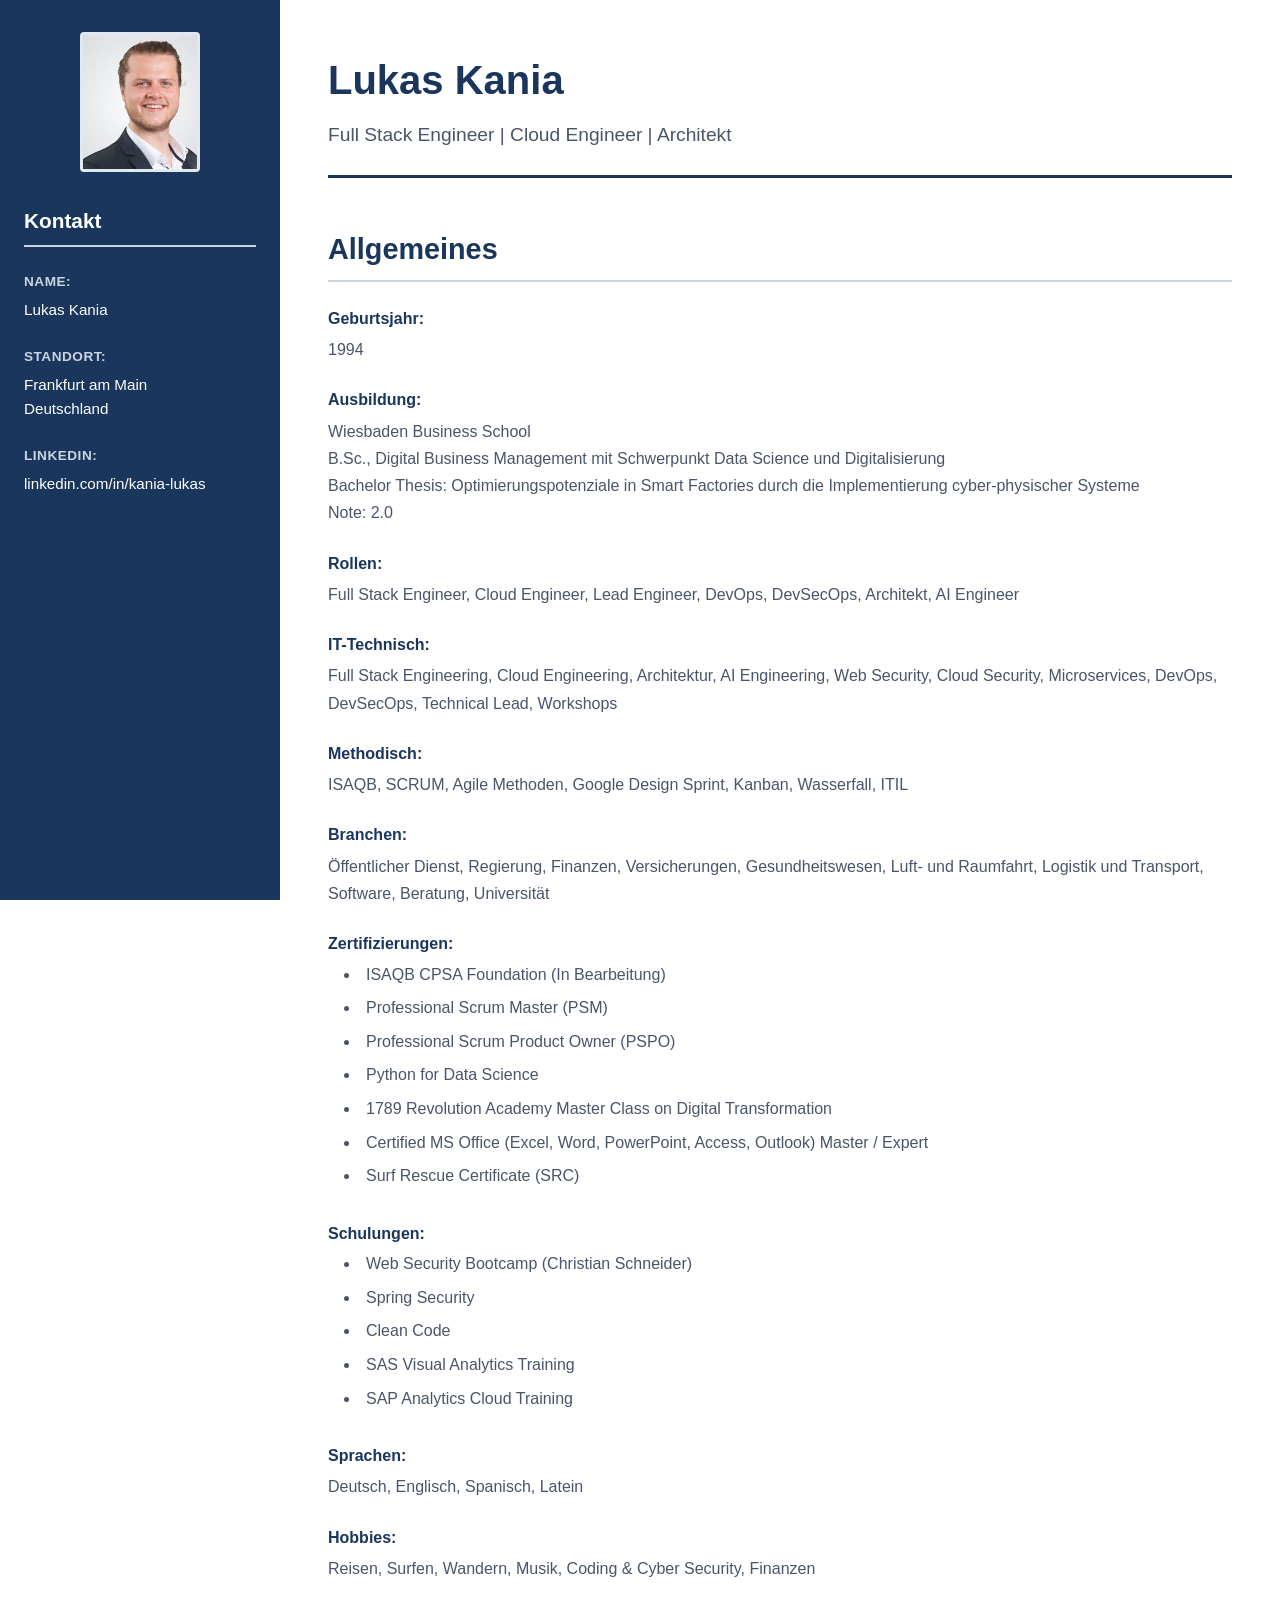
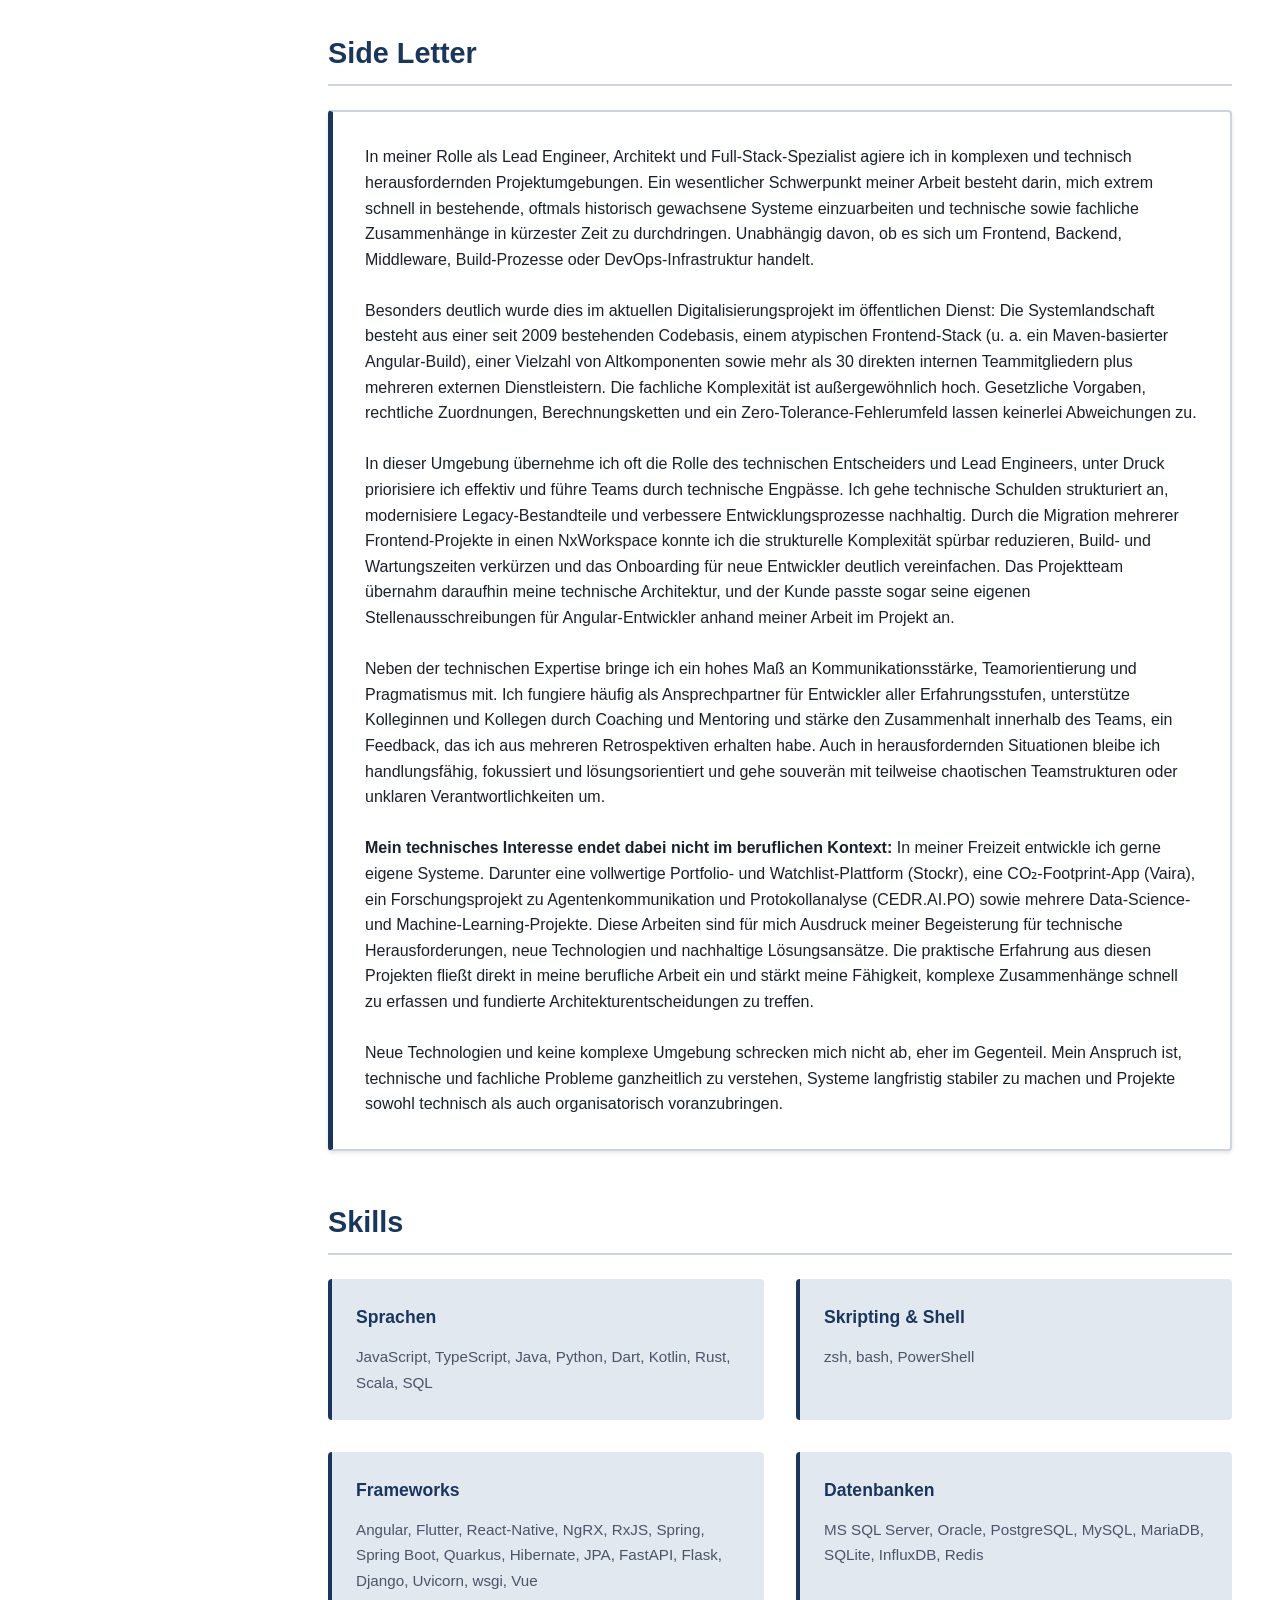
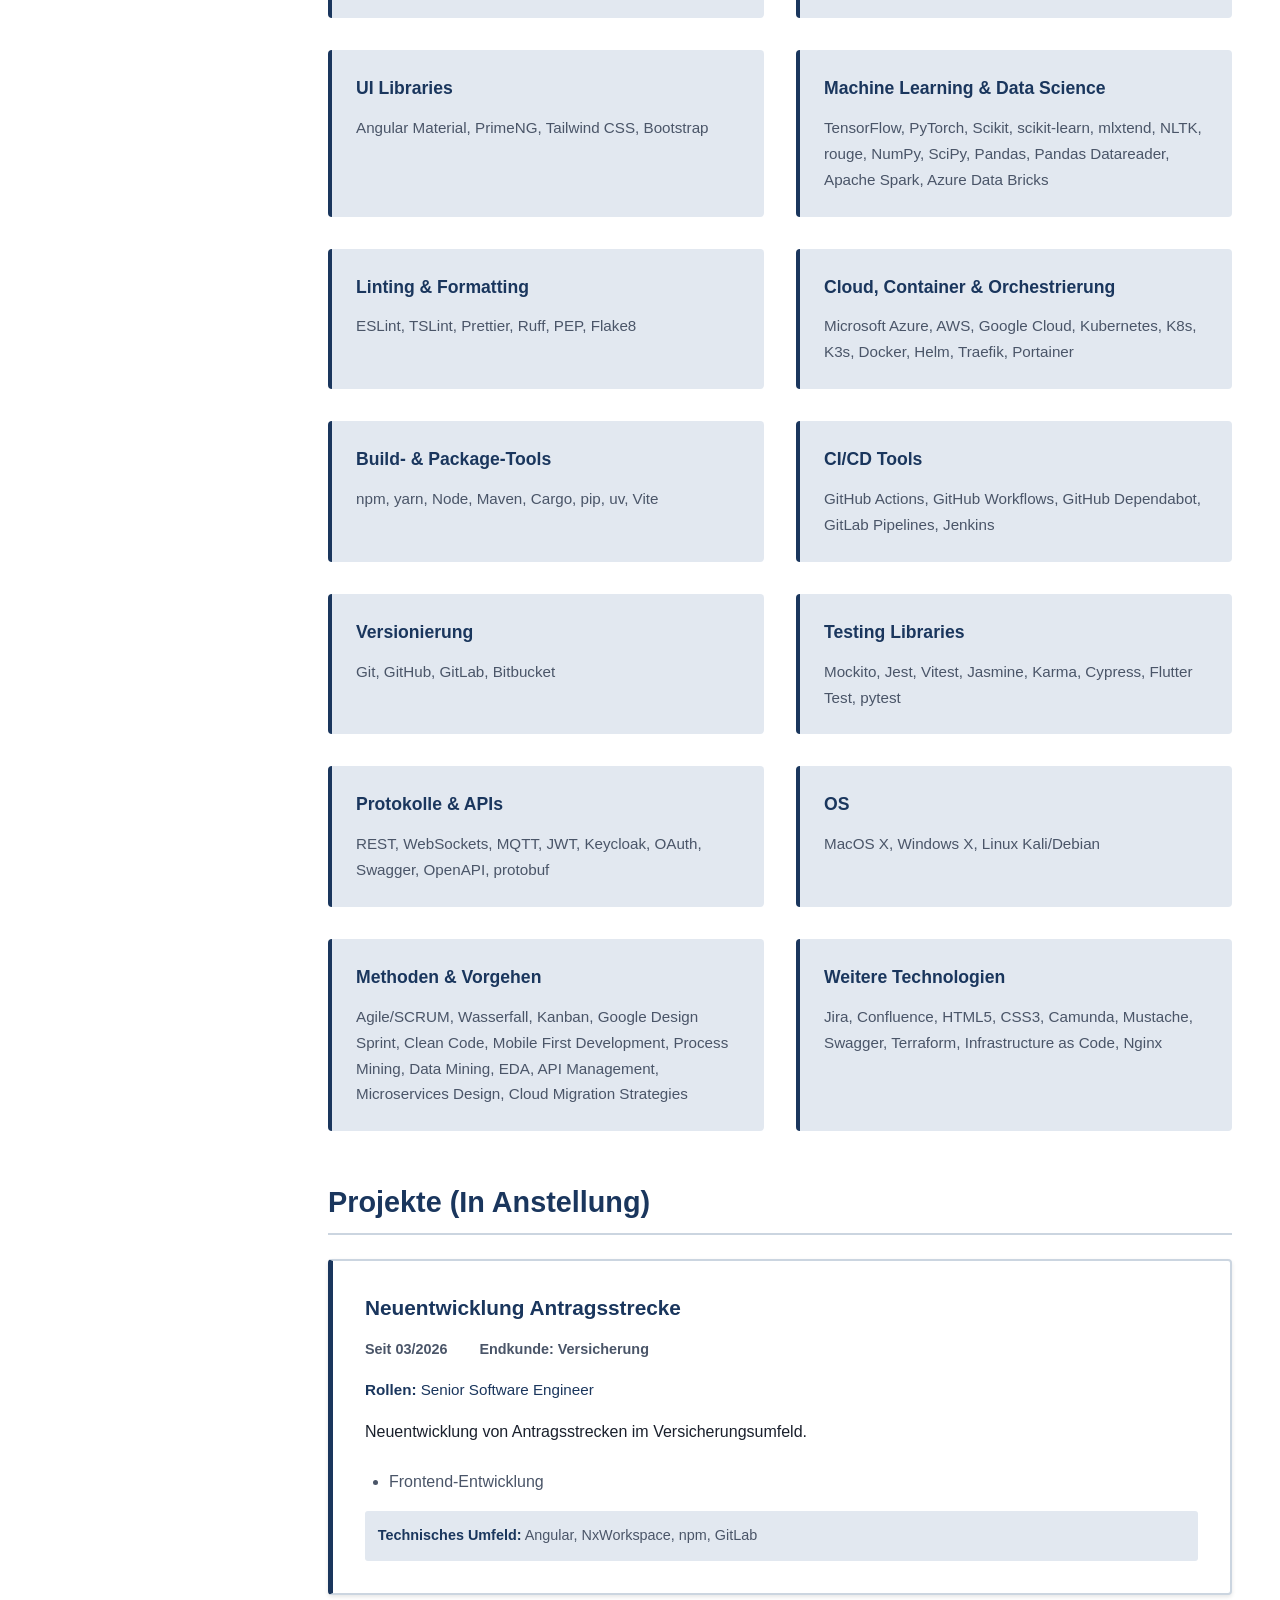
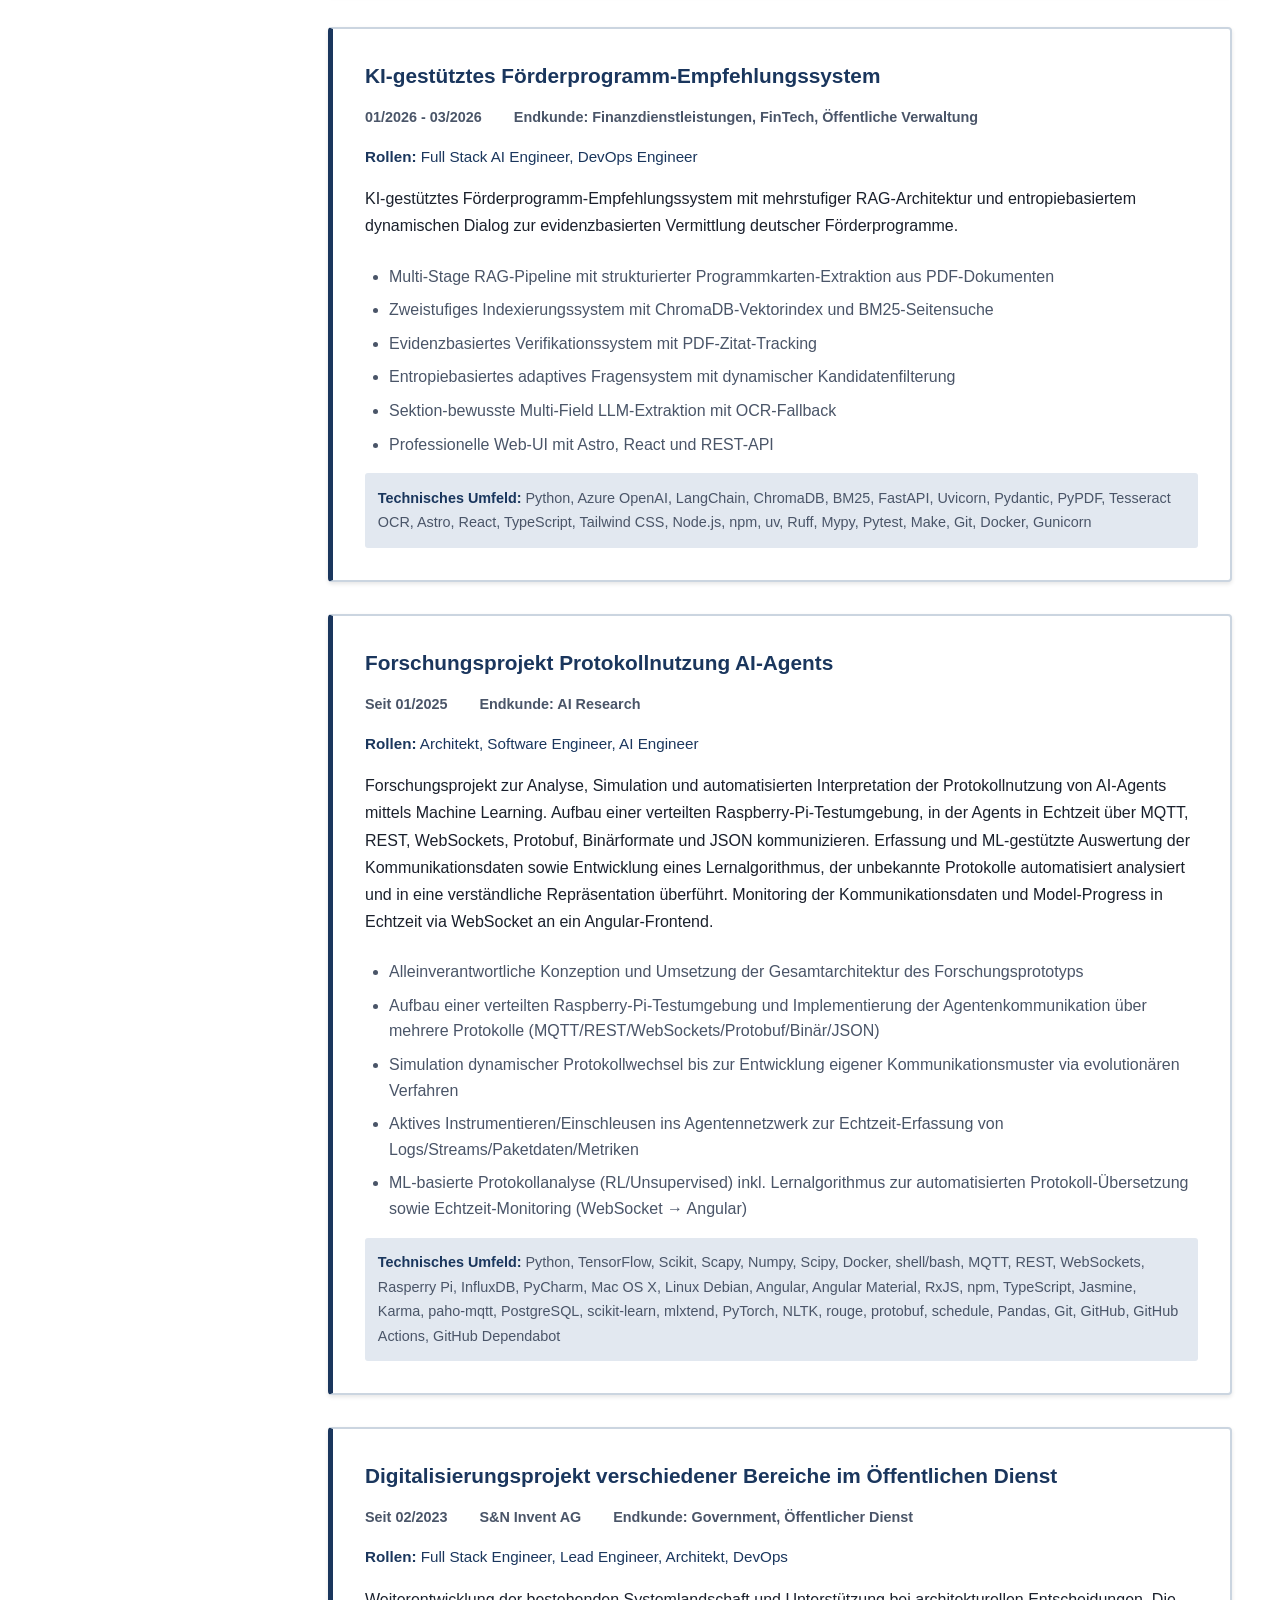
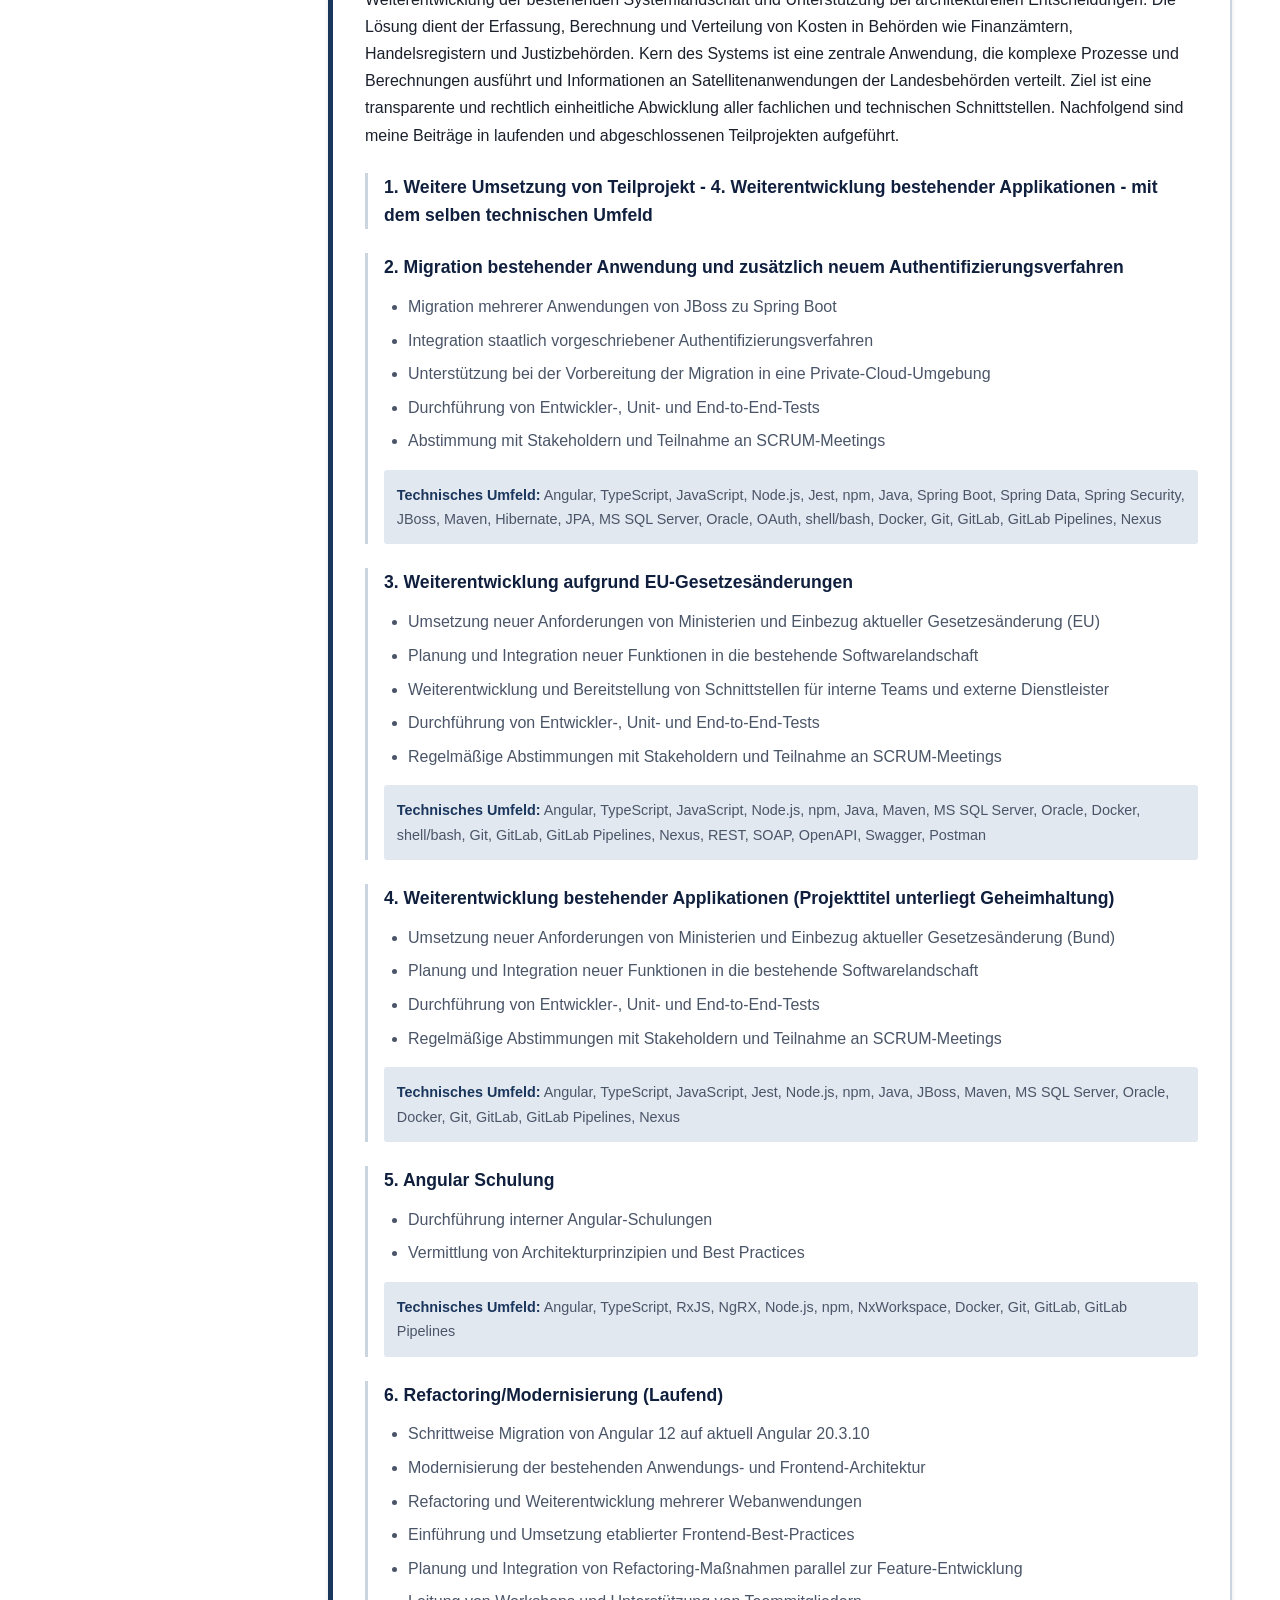
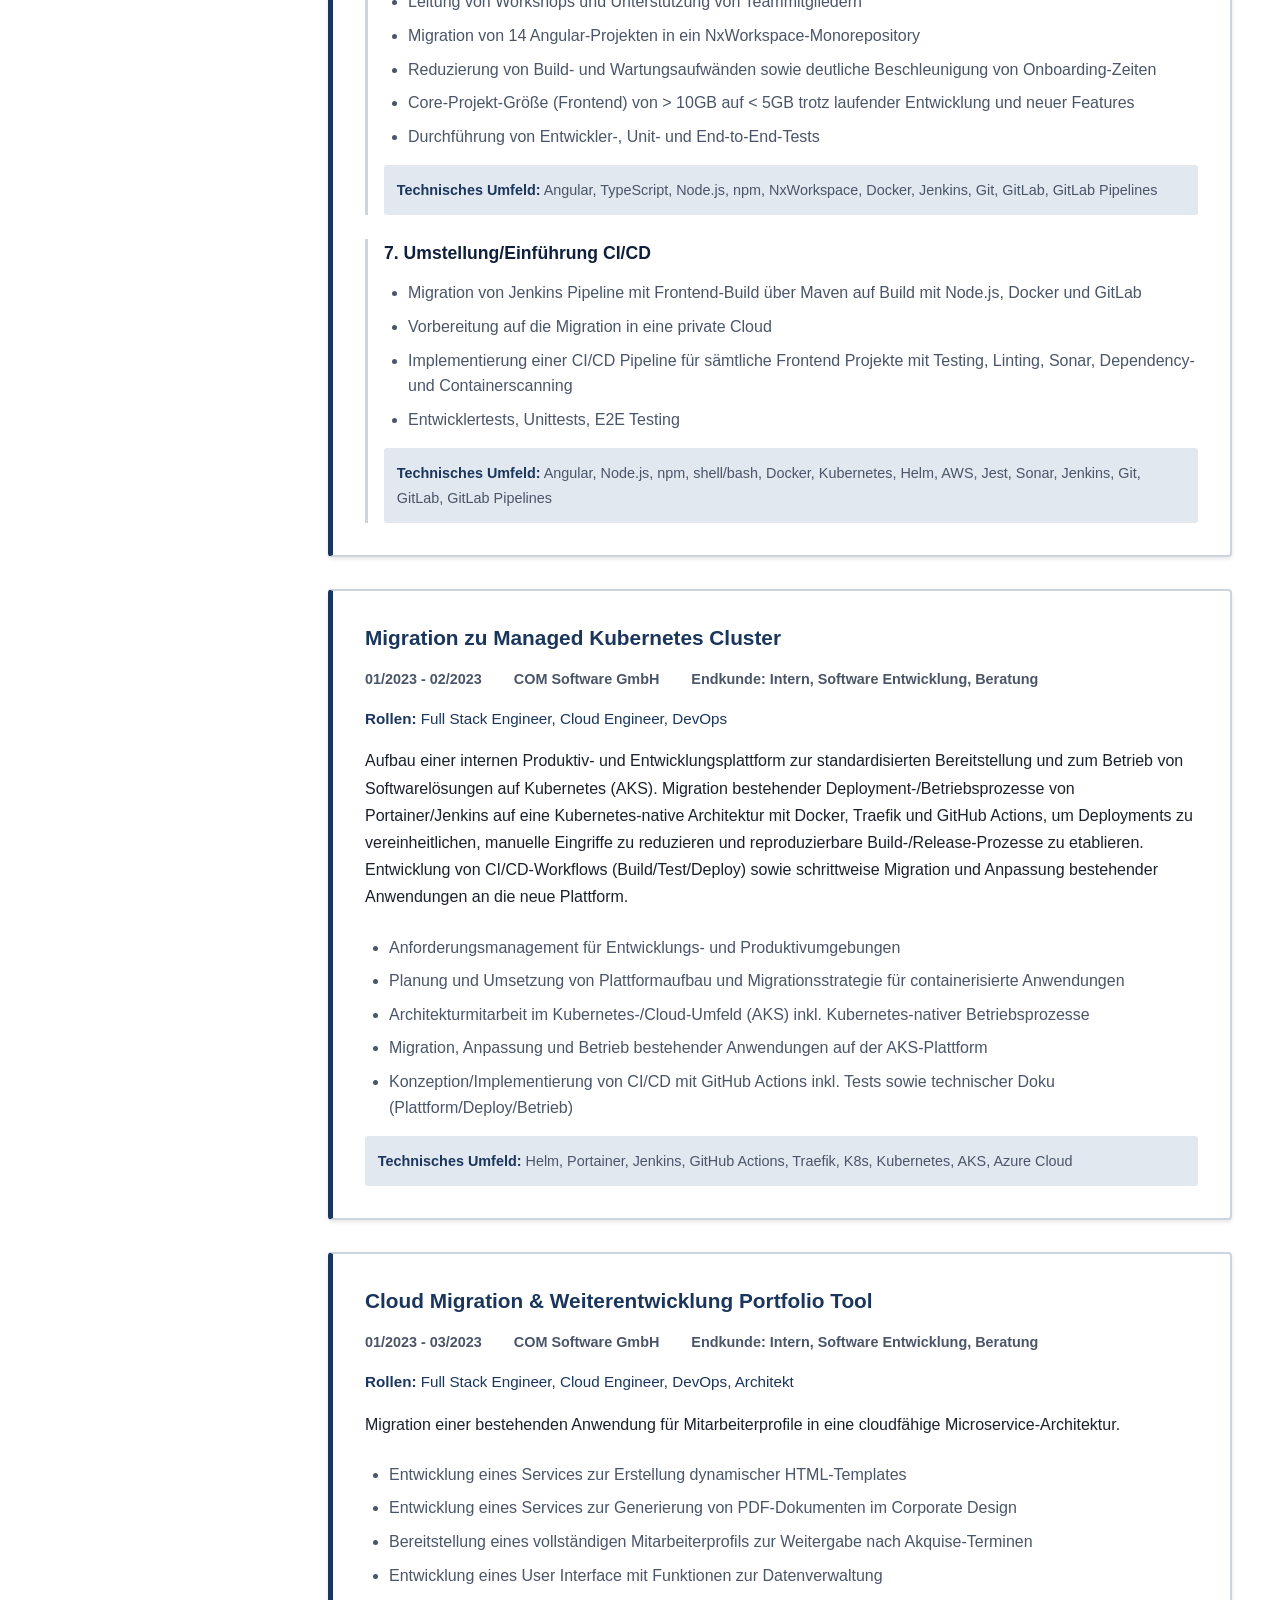
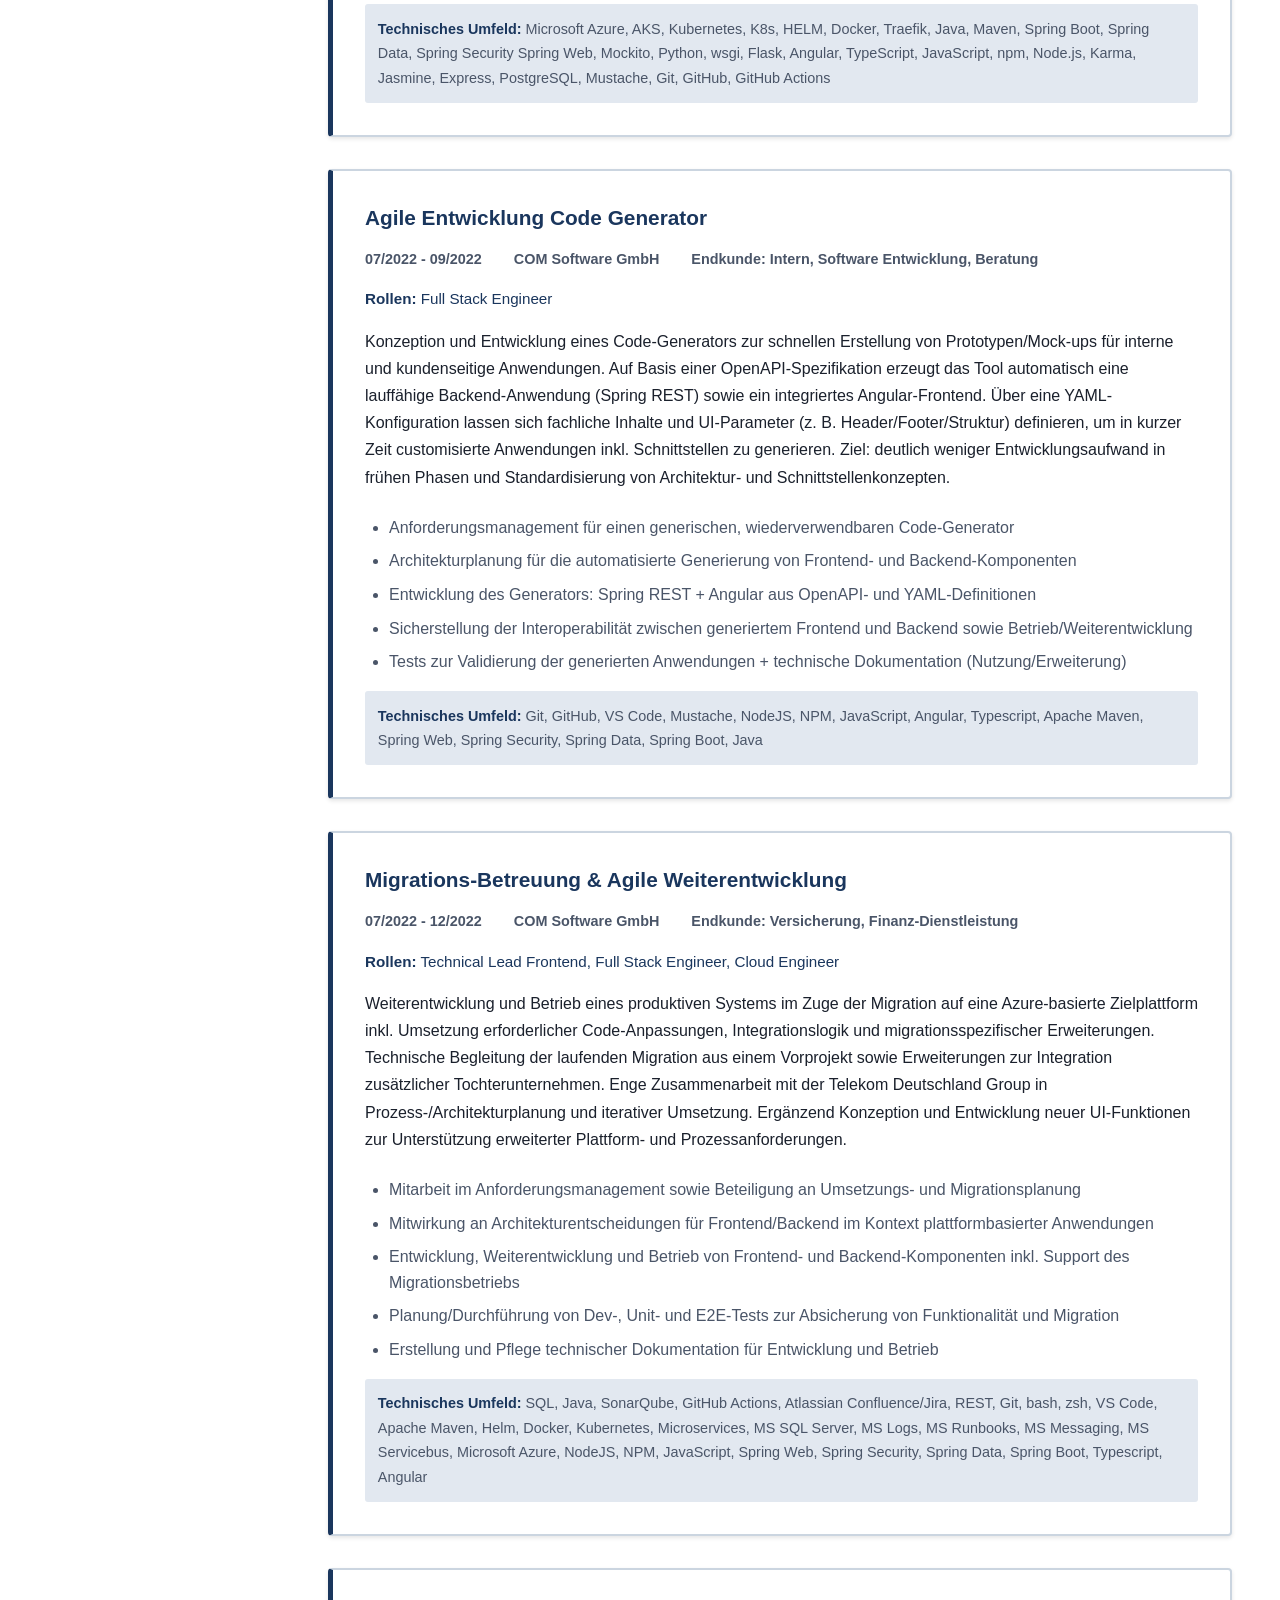
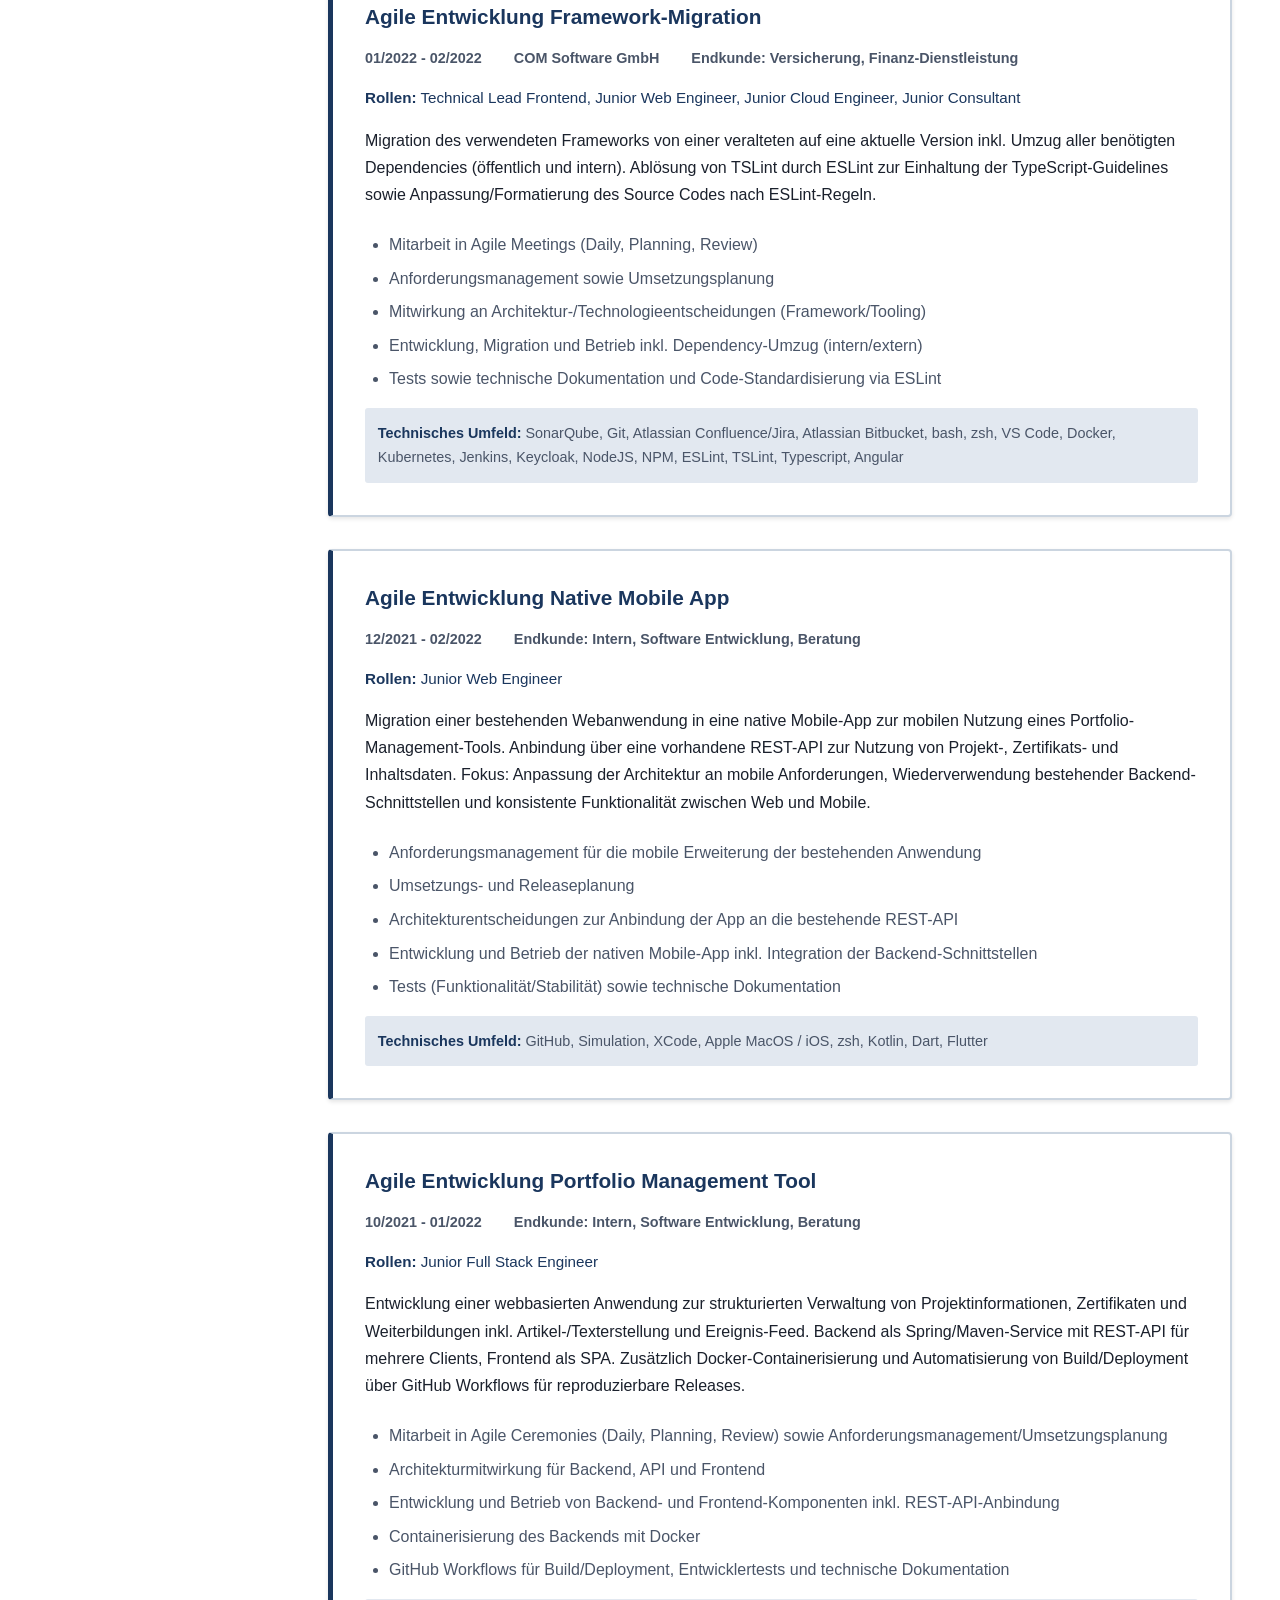
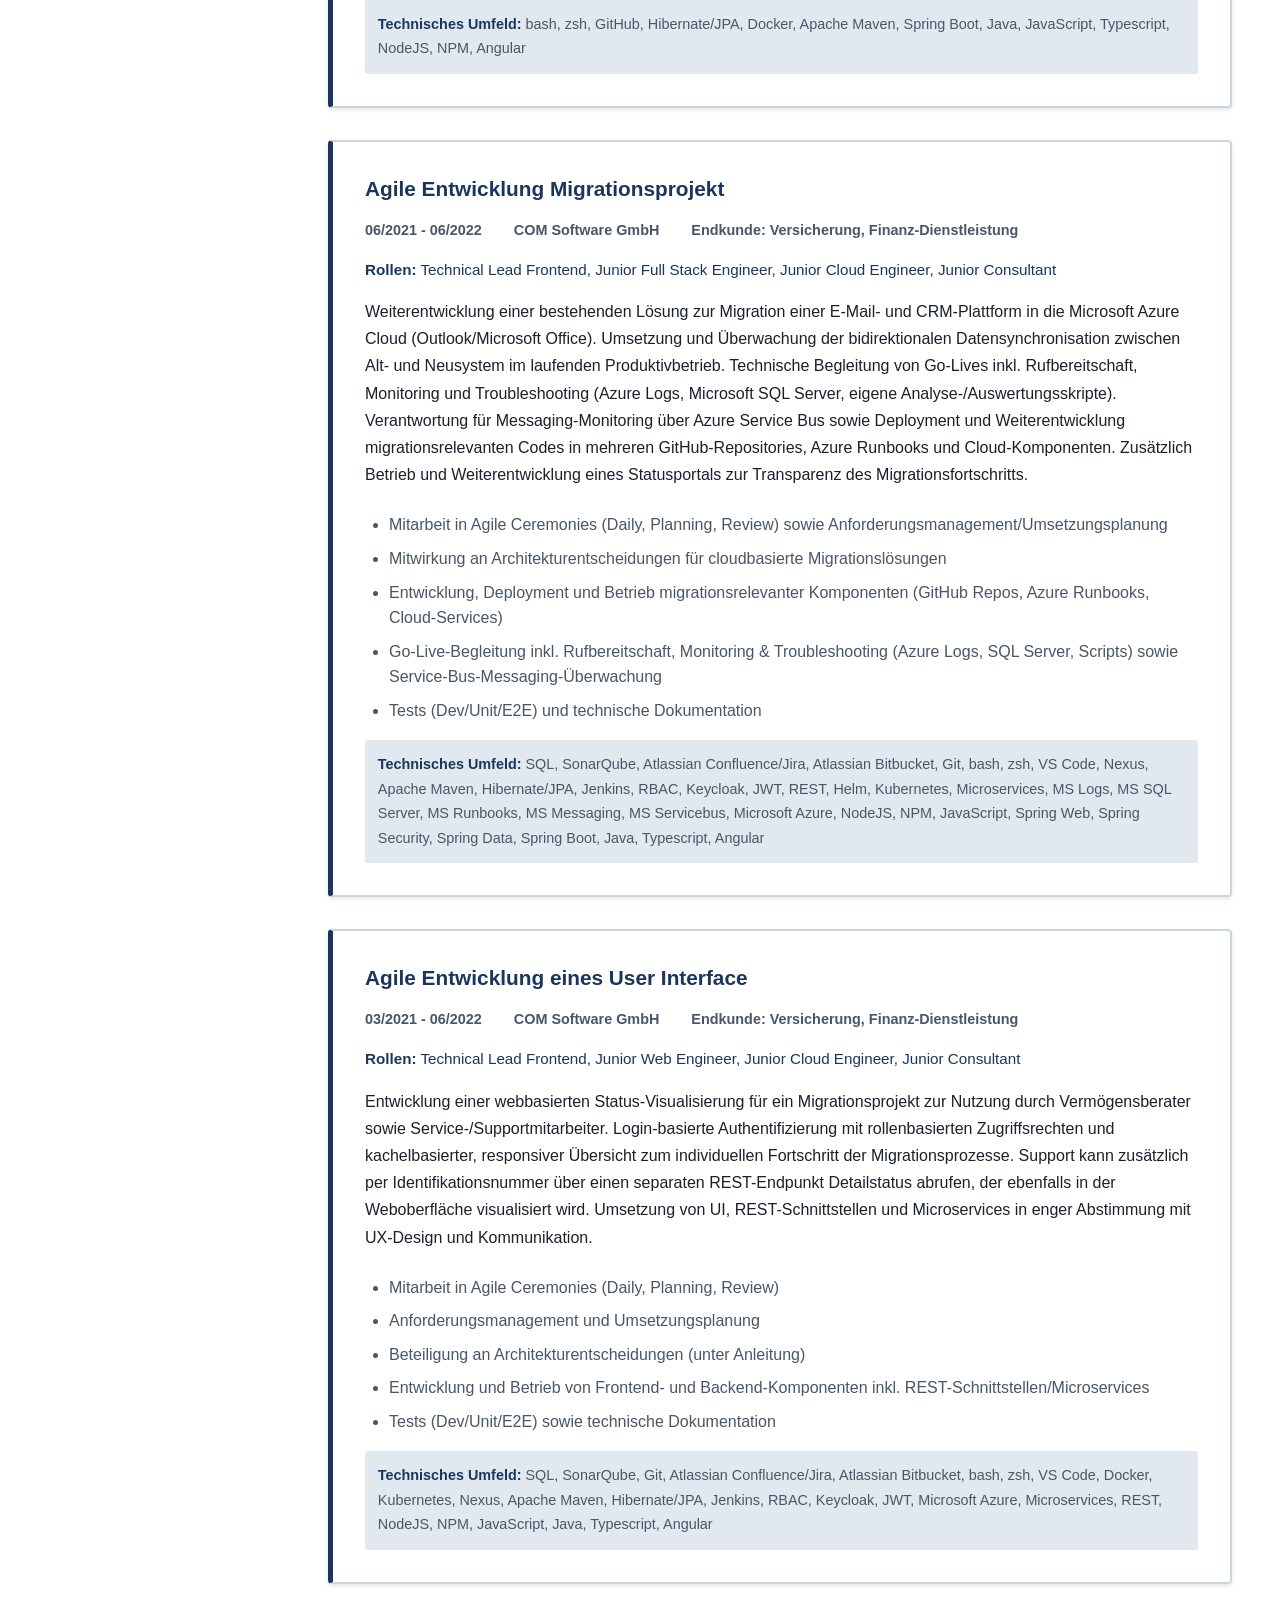
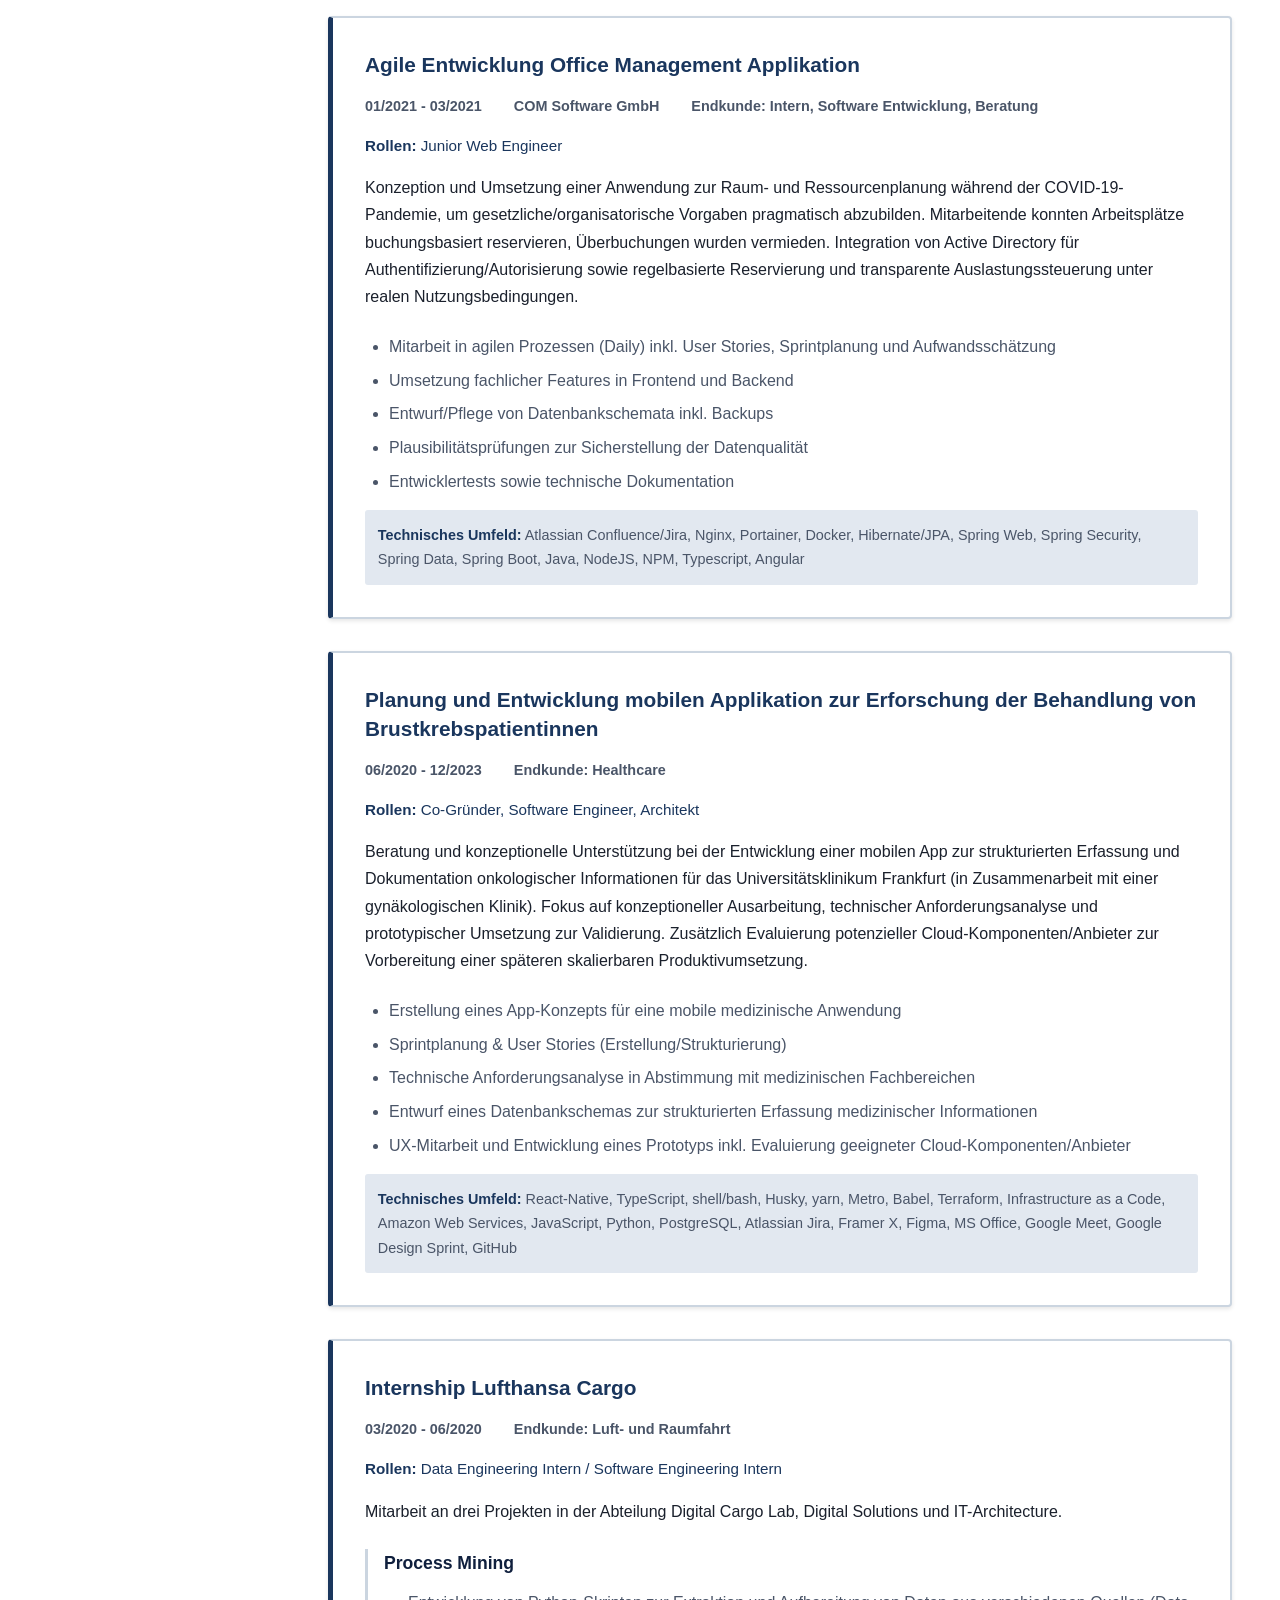
<file: index.html>
<!doctype html>
<html lang="de">
  <head>
    <meta charset="UTF-8" />
    <meta name="viewport" content="width=device-width, initial-scale=1.0" />
    <title>CV - Lukas Kania</title>
    <link rel="stylesheet" href="styles.css" />
  </head>
  <body>
    <div class="container">
      <!-- Sidebar -->
      <aside class="sidebar">
        <div class="profile-image">
          <img src="photo.jpg" alt="Lukas Kania" />
        </div>

        <div class="contact-info">
          <h2>Kontakt</h2>
          <div class="contact-item">
            <strong>Name:</strong>
            <p>Lukas Kania</p>
          </div>
          <div class="contact-item">
            <strong>Standort:</strong>
            <p>Frankfurt am Main</p>
            <p>Deutschland</p>
          </div>
          <div class="contact-item">
            <strong>LinkedIn:</strong>
            <p>
              <a
                href="www.linkedin.com/in/kania-lukas"
                target="_blank"
                rel="noopener noreferrer"
                >linkedin.com/in/kania-lukas</a
              >
            </p>
          </div>
        </div>
      </aside>

      <!-- Main Content -->
      <main class="main-content">
        <header class="header">
          <h1>Lukas Kania</h1>
          <p class="subtitle">
            Full Stack Engineer | Cloud Engineer | Architekt
          </p>
        </header>

        <!-- Allgemeines Section -->
        <section class="section">
          <h2 class="section-title">Allgemeines</h2>

          <div class="info-grid">
            <div class="info-item">
              <strong>Geburtsjahr:</strong>
              <p>1994</p>
            </div>

            <div class="info-item">
              <strong>Ausbildung:</strong>
              <p>Wiesbaden Business School</p>
              <p>
                B.Sc., Digital Business Management mit Schwerpunkt Data Science
                und Digitalisierung
              </p>
              <p>
                Bachelor Thesis: Optimierungspotenziale in Smart Factories durch
                die Implementierung cyber-physischer Systeme
              </p>
              <p>Note: 2.0</p>
            </div>

            <div class="info-item">
              <strong>Rollen:</strong>
              <p>
                Full Stack Engineer, Cloud Engineer, Lead Engineer, DevOps,
                DevSecOps, Architekt, AI Engineer
              </p>
            </div>

            <div class="info-item">
              <strong>IT-Technisch:</strong>
              <p>
                Full Stack Engineering, Cloud Engineering, Architektur, AI
                Engineering, Web Security, Cloud Security, Microservices,
                DevOps, DevSecOps, Technical Lead, Workshops
              </p>
            </div>

            <div class="info-item">
              <strong>Methodisch:</strong>
              <p>
                ISAQB, SCRUM, Agile Methoden, Google Design Sprint, Kanban,
                Wasserfall, ITIL
              </p>
            </div>

            <div class="info-item">
              <strong>Branchen:</strong>
              <p>
                Öffentlicher Dienst, Regierung, Finanzen, Versicherungen,
                Gesundheitswesen, Luft- und Raumfahrt, Logistik und Transport,
                Software, Beratung, Universität
              </p>
            </div>

            <div class="info-item certifications">
              <strong>Zertifizierungen:</strong>
              <ul>
                <li>ISAQB CPSA Foundation (In Bearbeitung)</li>
                <li>Professional Scrum Master (PSM)</li>
                <li>Professional Scrum Product Owner (PSPO)</li>
                <li>Python for Data Science</li>
                <li>
                  1789 Revolution Academy Master Class on Digital Transformation
                </li>
                <li>
                  Certified MS Office (Excel, Word, PowerPoint, Access, Outlook)
                  Master / Expert
                </li>
                <li>Surf Rescue Certificate (SRC)</li>
              </ul>
            </div>

            <div class="info-item trainings">
              <strong>Schulungen:</strong>
              <ul>
                <li>Web Security Bootcamp (Christian Schneider)</li>
                <li>Spring Security</li>
                <li>Clean Code</li>
                <li>SAS Visual Analytics Training</li>
                <li>SAP Analytics Cloud Training</li>
              </ul>
            </div>

            <div class="info-item">
              <strong>Sprachen:</strong>
              <p>Deutsch, Englisch, Spanisch, Latein</p>
            </div>

            <div class="info-item">
              <strong>Hobbies:</strong>
              <p>
                Reisen, Surfen, Wandern, Musik, Coding & Cyber Security,
                Finanzen
              </p>
            </div>
          </div>
        </section>

        <section class="section">
          <h2 class="section-title">Side Letter</h2>
          <div class="project-box">
            <p>
              In meiner Rolle als Lead Engineer, Architekt und
              Full-Stack-Spezialist agiere ich in komplexen und technisch
              herausfordernden Projektumgebungen. Ein wesentlicher Schwerpunkt
              meiner Arbeit besteht darin, mich extrem schnell in bestehende,
              oftmals historisch gewachsene Systeme einzuarbeiten und technische
              sowie fachliche Zusammenhänge in kürzester Zeit zu durchdringen.
              Unabhängig davon, ob es sich um Frontend, Backend, Middleware,
              Build-Prozesse oder DevOps-Infrastruktur handelt.
            </p>
            <br />
            <p>
              Besonders deutlich wurde dies im aktuellen Digitalisierungsprojekt
              im öffentlichen Dienst: Die Systemlandschaft besteht aus einer
              seit 2009 bestehenden Codebasis, einem atypischen Frontend-Stack
              (u. a. ein Maven-basierter Angular-Build), einer Vielzahl von
              Altkomponenten sowie mehr als 30 direkten internen Teammitgliedern
              plus mehreren externen Dienstleistern. Die fachliche Komplexität
              ist außergewöhnlich hoch. Gesetzliche Vorgaben, rechtliche
              Zuordnungen, Berechnungsketten und ein Zero-Tolerance-Fehlerumfeld
              lassen keinerlei Abweichungen zu.
            </p>
            <br />
            <p>
              In dieser Umgebung übernehme ich oft die Rolle des technischen
              Entscheiders und Lead Engineers, unter Druck priorisiere ich
              effektiv und führe Teams durch technische Engpässe. Ich gehe
              technische Schulden strukturiert an, modernisiere
              Legacy-Bestandteile und verbessere Entwicklungsprozesse
              nachhaltig. Durch die Migration mehrerer Frontend-Projekte in
              einen NxWorkspace konnte ich die strukturelle Komplexität spürbar
              reduzieren, Build- und Wartungszeiten verkürzen und das Onboarding
              für neue Entwickler deutlich vereinfachen. Das Projektteam
              übernahm daraufhin meine technische Architektur, und der Kunde
              passte sogar seine eigenen Stellenausschreibungen für
              Angular-Entwickler anhand meiner Arbeit im Projekt an.
            </p>
            <br />
            <p>
              Neben der technischen Expertise bringe ich ein hohes Maß an
              Kommunikationsstärke, Teamorientierung und Pragmatismus mit. Ich
              fungiere häufig als Ansprechpartner für Entwickler aller
              Erfahrungsstufen, unterstütze Kolleginnen und Kollegen durch
              Coaching und Mentoring und stärke den Zusammenhalt innerhalb des
              Teams, ein Feedback, das ich aus mehreren Retrospektiven erhalten
              habe. Auch in herausfordernden Situationen bleibe ich
              handlungsfähig, fokussiert und lösungsorientiert und gehe souverän
              mit teilweise chaotischen Teamstrukturen oder unklaren
              Verantwortlichkeiten um.
            </p>
            <br />
            <p>
              <strong>
                Mein technisches Interesse endet dabei nicht im beruflichen
                Kontext:</strong
              >
              In meiner Freizeit entwickle ich gerne eigene Systeme. Darunter
              eine vollwertige Portfolio- und Watchlist-Plattform (Stockr), eine
              CO₂-Footprint-App (Vaira), ein Forschungsprojekt zu
              Agentenkommunikation und Protokollanalyse (CEDR.AI.PO) sowie
              mehrere Data-Science- und Machine-Learning-Projekte. Diese
              Arbeiten sind für mich Ausdruck meiner Begeisterung für technische
              Herausforderungen, neue Technologien und nachhaltige
              Lösungsansätze. Die praktische Erfahrung aus diesen Projekten
              fließt direkt in meine berufliche Arbeit ein und stärkt meine
              Fähigkeit, komplexe Zusammenhänge schnell zu erfassen und
              fundierte Architekturentscheidungen zu treffen.
            </p>
            <br />
            <p>
              Neue Technologien und keine komplexe Umgebung schrecken mich nicht
              ab, eher im Gegenteil. Mein Anspruch ist, technische und fachliche
              Probleme ganzheitlich zu verstehen, Systeme langfristig stabiler
              zu machen und Projekte sowohl technisch als auch organisatorisch
              voranzubringen.
            </p>
          </div>
        </section>

        <!-- Skills Section -->
        <section class="section">
          <h2 class="section-title">Skills</h2>

          <div class="skills-grid">
            <div class="skill-category">
              <h3>Sprachen</h3>
              <p>
                JavaScript, TypeScript, Java, Python, Dart, Kotlin, Rust, Scala,
                SQL
              </p>
            </div>

            <div class="skill-category">
              <h3>Skripting & Shell</h3>
              <p>zsh, bash, PowerShell</p>
            </div>

            <div class="skill-category">
              <h3>Frameworks</h3>
              <p>
                Angular, Flutter, React-Native, NgRX, RxJS, Spring, Spring Boot,
                Quarkus, Hibernate, JPA, FastAPI, Flask, Django, Uvicorn, wsgi,
                Vue
              </p>
            </div>

            <div class="skill-category">
              <h3>Datenbanken</h3>
              <p>
                MS SQL Server, Oracle, PostgreSQL, MySQL, MariaDB, SQLite,
                InfluxDB, Redis
              </p>
            </div>

            <div class="skill-category">
              <h3>UI Libraries</h3>
              <p>Angular Material, PrimeNG, Tailwind CSS, Bootstrap</p>
            </div>

            <div class="skill-category">
              <h3>Machine Learning & Data Science</h3>
              <p>
                TensorFlow, PyTorch, Scikit, scikit-learn, mlxtend, NLTK, rouge,
                NumPy, SciPy, Pandas, Pandas Datareader, Apache Spark, Azure
                Data Bricks
              </p>
            </div>

            <div class="skill-category">
              <h3>Linting & Formatting</h3>
              <p>ESLint, TSLint, Prettier, Ruff, PEP, Flake8</p>
            </div>

            <div class="skill-category">
              <h3>Cloud, Container & Orchestrierung</h3>
              <p>
                Microsoft Azure, AWS, Google Cloud, Kubernetes, K8s, K3s,
                Docker, Helm, Traefik, Portainer
              </p>
            </div>

            <div class="skill-category">
              <h3>Build- & Package-Tools</h3>
              <p>npm, yarn, Node, Maven, Cargo, pip, uv, Vite</p>
            </div>

            <div class="skill-category">
              <h3>CI/CD Tools</h3>
              <p>
                GitHub Actions, GitHub Workflows, GitHub Dependabot, GitLab
                Pipelines, Jenkins
              </p>
            </div>

            <div class="skill-category">
              <h3>Versionierung</h3>
              <p>Git, GitHub, GitLab, Bitbucket</p>
            </div>

            <div class="skill-category">
              <h3>Testing Libraries</h3>
              <p>
                Mockito, Jest, Vitest, Jasmine, Karma, Cypress, Flutter Test,
                pytest
              </p>
            </div>

            <div class="skill-category">
              <h3>Protokolle & APIs</h3>
              <p>
                REST, WebSockets, MQTT, JWT, Keycloak, OAuth, Swagger, OpenAPI,
                protobuf
              </p>
            </div>

            <div class="skill-category">
              <h3>OS</h3>
              <p>MacOS X, Windows X, Linux Kali/Debian</p>
            </div>

            <div class="skill-category">
              <h3>Methoden & Vorgehen</h3>
              <p>
                Agile/SCRUM, Wasserfall, Kanban, Google Design Sprint, Clean
                Code, Mobile First Development, Process Mining, Data Mining,
                EDA, API Management, Microservices Design, Cloud Migration
                Strategies
              </p>
            </div>

            <div class="skill-category">
              <h3>Weitere Technologien</h3>
              <p>
                Jira, Confluence, HTML5, CSS3, Camunda, Mustache, Swagger,
                Terraform, Infrastructure as Code, Nginx
              </p>
            </div>
          </div>
        </section>

        <!-- Projects Section -->
        <section class="section">
          <h2 class="section-title">Projekte (In Anstellung)</h2>

          <div class="project-box">
            <h3>Neuentwicklung Antragsstrecke</h3>
            <div class="project-meta">
              <span class="timeframe">Seit 03/2026</span>
              <span class="industry">Endkunde: Versicherung</span>
            </div>
            <p class="project-roles">
              <strong>Rollen:</strong> Senior Software Engineer
            </p>
            <p class="project-description">
              Neuentwicklung von Antragsstrecken im Versicherungsumfeld.
            </p>
            <ul>
              <li>Frontend-Entwicklung</li>
            </ul>
            <p class="tech-stack">
              <strong>Technisches Umfeld:</strong> Angular, NxWorkspace, npm,
              GitLab
            </p>
          </div>

          <div class="project-box">
            <h3>KI-gestütztes Förderprogramm-Empfehlungssystem</h3>
            <div class="project-meta">
              <span class="timeframe">01/2026 - 03/2026</span>
              <span class="industry"
                >Endkunde: Finanzdienstleistungen, FinTech, Öffentliche
                Verwaltung</span
              >
            </div>
            <p class="project-roles">
              <strong>Rollen:</strong> Full Stack AI Engineer, DevOps Engineer
            </p>
            <p class="project-description">
              KI-gestütztes Förderprogramm-Empfehlungssystem mit mehrstufiger
              RAG-Architektur und entropiebasiertem dynamischen Dialog zur
              evidenzbasierten Vermittlung deutscher Förderprogramme.
            </p>
            <ul>
              <li>
                Multi-Stage RAG-Pipeline mit strukturierter
                Programmkarten-Extraktion aus PDF-Dokumenten
              </li>
              <li>
                Zweistufiges Indexierungssystem mit ChromaDB-Vektorindex und
                BM25-Seitensuche
              </li>
              <li>
                Evidenzbasiertes Verifikationssystem mit PDF-Zitat-Tracking
              </li>
              <li>
                Entropiebasiertes adaptives Fragensystem mit dynamischer
                Kandidatenfilterung
              </li>
              <li>
                Sektion-bewusste Multi-Field LLM-Extraktion mit OCR-Fallback
              </li>
              <li>Professionelle Web-UI mit Astro, React und REST-API</li>
            </ul>
            <p class="tech-stack">
              <strong>Technisches Umfeld:</strong> Python, Azure OpenAI,
              LangChain, ChromaDB, BM25, FastAPI, Uvicorn, Pydantic, PyPDF,
              Tesseract OCR, Astro, React, TypeScript, Tailwind CSS, Node.js,
              npm, uv, Ruff, Mypy, Pytest, Make, Git, Docker, Gunicorn
            </p>
          </div>

          <div class="project-box">
            <h3>Forschungsprojekt Protokollnutzung AI-Agents</h3>
            <div class="project-meta">
              <span class="timeframe">Seit 01/2025</span>
              <span class="industry">Endkunde: AI Research</span>
            </div>
            <p class="project-roles">
              <strong>Rollen:</strong> Architekt, Software Engineer, AI Engineer
            </p>
            <p class="project-description">
              Forschungsprojekt zur Analyse, Simulation und automatisierten
              Interpretation der Protokollnutzung von AI-Agents mittels Machine
              Learning. Aufbau einer verteilten Raspberry-Pi-Testumgebung, in
              der Agents in Echtzeit über MQTT, REST, WebSockets, Protobuf,
              Binärformate und JSON kommunizieren. Erfassung und ML-gestützte
              Auswertung der Kommunikationsdaten sowie Entwicklung eines
              Lernalgorithmus, der unbekannte Protokolle automatisiert
              analysiert und in eine verständliche Repräsentation überführt.
              Monitoring der Kommunikationsdaten und Model-Progress in Echtzeit
              via WebSocket an ein Angular-Frontend.
            </p>
            <ul>
              <li>
                Alleinverantwortliche Konzeption und Umsetzung der
                Gesamtarchitektur des Forschungsprototyps
              </li>
              <li>
                Aufbau einer verteilten Raspberry-Pi-Testumgebung und
                Implementierung der Agentenkommunikation über mehrere Protokolle
                (MQTT/REST/WebSockets/Protobuf/Binär/JSON)
              </li>
              <li>
                Simulation dynamischer Protokollwechsel bis zur Entwicklung
                eigener Kommunikationsmuster via evolutionären Verfahren
              </li>
              <li>
                Aktives Instrumentieren/Einschleusen ins Agentennetzwerk zur
                Echtzeit-Erfassung von Logs/Streams/Paketdaten/Metriken
              </li>
              <li>
                ML-basierte Protokollanalyse (RL/Unsupervised) inkl.
                Lernalgorithmus zur automatisierten Protokoll-Übersetzung sowie
                Echtzeit-Monitoring (WebSocket → Angular)
              </li>
            </ul>
            <p class="tech-stack">
              <strong>Technisches Umfeld:</strong> Python, TensorFlow, Scikit,
              Scapy, Numpy, Scipy, Docker, shell/bash, MQTT, REST, WebSockets,
              Rasperry Pi, InfluxDB, PyCharm, Mac OS X, Linux Debian, Angular,
              Angular Material, RxJS, npm, TypeScript, Jasmine, Karma,
              paho-mqtt, PostgreSQL, scikit-learn, mlxtend, PyTorch, NLTK,
              rouge, protobuf, schedule, Pandas, Git, GitHub, GitHub Actions,
              GitHub Dependabot
            </p>
          </div>

          <div class="project-box">
            <h3>
              Digitalisierungsprojekt verschiedener Bereiche im Öffentlichen
              Dienst
            </h3>
            <div class="project-meta">
              <span class="timeframe">Seit 02/2023</span>
              <span class="employer">S&amp;N Invent AG</span>
              <span class="industry"
                >Endkunde: Government, Öffentlicher Dienst</span
              >
            </div>
            <p class="project-roles">
              <strong>Rollen:</strong> Full Stack Engineer, Lead Engineer,
              Architekt, DevOps
            </p>
            <p class="project-description">
              Weiterentwicklung der bestehenden Systemlandschaft und
              Unterstützung bei architekturellen Entscheidungen. Die Lösung
              dient der Erfassung, Berechnung und Verteilung von Kosten in
              Behörden wie Finanzämtern, Handelsregistern und Justizbehörden.
              Kern des Systems ist eine zentrale Anwendung, die komplexe
              Prozesse und Berechnungen ausführt und Informationen an
              Satellitenanwendungen der Landesbehörden verteilt. Ziel ist eine
              transparente und rechtlich einheitliche Abwicklung aller
              fachlichen und technischen Schnittstellen. Nachfolgend sind meine
              Beiträge in laufenden und abgeschlossenen Teilprojekten
              aufgeführt.
            </p>

            <div class="project-subsection">
              <h4>
                1. Weitere Umsetzung von Teilprojekt - 4. Weiterentwicklung
                bestehender Applikationen - mit dem selben technischen Umfeld
              </h4>
            </div>

            <div class="project-subsection">
              <h4>
                2. Migration bestehender Anwendung und zusätzlich neuem
                Authentifizierungsverfahren
              </h4>
              <ul>
                <li>Migration mehrerer Anwendungen von JBoss zu Spring Boot</li>
                <li>
                  Integration staatlich vorgeschriebener
                  Authentifizierungsverfahren
                </li>
                <li>
                  Unterstützung bei der Vorbereitung der Migration in eine
                  Private-Cloud-Umgebung
                </li>
                <li>
                  Durchführung von Entwickler-, Unit- und End-to-End-Tests
                </li>
                <li>
                  Abstimmung mit Stakeholdern und Teilnahme an SCRUM-Meetings
                </li>
              </ul>
              <p class="tech-stack">
                <strong>Technisches Umfeld:</strong> Angular, TypeScript,
                JavaScript, Node.js, Jest, npm, Java, Spring Boot, Spring Data,
                Spring Security, JBoss, Maven, Hibernate, JPA, MS SQL Server,
                Oracle, OAuth, shell/bash, Docker, Git, GitLab, GitLab
                Pipelines, Nexus
              </p>
            </div>

            <div class="project-subsection">
              <h4>3. Weiterentwicklung aufgrund EU-Gesetzesänderungen</h4>
              <ul>
                <li>
                  Umsetzung neuer Anforderungen von Ministerien und Einbezug
                  aktueller Gesetzesänderung (EU)
                </li>
                <li>
                  Planung und Integration neuer Funktionen in die bestehende
                  Softwarelandschaft
                </li>
                <li>
                  Weiterentwicklung und Bereitstellung von Schnittstellen für
                  interne Teams und externe Dienstleister
                </li>
                <li>
                  Durchführung von Entwickler-, Unit- und End-to-End-Tests
                </li>
                <li>
                  Regelmäßige Abstimmungen mit Stakeholdern und Teilnahme an
                  SCRUM-Meetings
                </li>
              </ul>
              <p class="tech-stack">
                <strong>Technisches Umfeld:</strong> Angular, TypeScript,
                JavaScript, Node.js, npm, Java, Maven, MS SQL Server, Oracle,
                Docker, shell/bash, Git, GitLab, GitLab Pipelines, Nexus, REST,
                SOAP, OpenAPI, Swagger, Postman
              </p>
            </div>

            <div class="project-subsection">
              <h4>
                4. Weiterentwicklung bestehender Applikationen (Projekttitel
                unterliegt Geheimhaltung)
              </h4>
              <ul>
                <li>
                  Umsetzung neuer Anforderungen von Ministerien und Einbezug
                  aktueller Gesetzesänderung (Bund)
                </li>
                <li>
                  Planung und Integration neuer Funktionen in die bestehende
                  Softwarelandschaft
                </li>
                <li>
                  Durchführung von Entwickler-, Unit- und End-to-End-Tests
                </li>
                <li>
                  Regelmäßige Abstimmungen mit Stakeholdern und Teilnahme an
                  SCRUM-Meetings
                </li>
              </ul>
              <p class="tech-stack">
                <strong>Technisches Umfeld:</strong> Angular, TypeScript,
                JavaScript, Jest, Node.js, npm, Java, JBoss, Maven, MS SQL
                Server, Oracle, Docker, Git, GitLab, GitLab Pipelines, Nexus
              </p>
            </div>

            <div class="project-subsection">
              <h4>5. Angular Schulung</h4>
              <ul>
                <li>Durchführung interner Angular-Schulungen</li>
                <li>
                  Vermittlung von Architekturprinzipien und Best Practices
                </li>
              </ul>
              <p class="tech-stack">
                <strong>Technisches Umfeld:</strong> Angular, TypeScript, RxJS,
                NgRX, Node.js, npm, NxWorkspace, Docker, Git, GitLab, GitLab
                Pipelines
              </p>
            </div>

            <div class="project-subsection">
              <h4>6. Refactoring/Modernisierung (Laufend)</h4>
              <ul>
                <li>
                  Schrittweise Migration von Angular 12 auf aktuell Angular
                  20.3.10
                </li>
                <li>
                  Modernisierung der bestehenden Anwendungs- und
                  Frontend-Architektur
                </li>
                <li>
                  Refactoring und Weiterentwicklung mehrerer Webanwendungen
                </li>
                <li>
                  Einführung und Umsetzung etablierter Frontend-Best-Practices
                </li>
                <li>
                  Planung und Integration von Refactoring-Maßnahmen parallel zur
                  Feature-Entwicklung
                </li>
                <li>
                  Leitung von Workshops und Unterstützung von Teammitgliedern
                </li>
                <li>
                  Migration von 14 Angular-Projekten in ein
                  NxWorkspace-Monorepository
                </li>
                <li>
                  Reduzierung von Build- und Wartungsaufwänden sowie deutliche
                  Beschleunigung von Onboarding-Zeiten
                </li>
                <li>
                  Core-Projekt-Größe (Frontend) von &gt; 10GB auf &lt; 5GB trotz
                  laufender Entwicklung und neuer Features
                </li>
                <li>
                  Durchführung von Entwickler-, Unit- und End-to-End-Tests
                </li>
              </ul>
              <p class="tech-stack">
                <strong>Technisches Umfeld:</strong> Angular, TypeScript,
                Node.js, npm, NxWorkspace, Docker, Jenkins, Git, GitLab, GitLab
                Pipelines
              </p>
            </div>

            <div class="project-subsection">
              <h4>7. Umstellung/Einführung CI/CD</h4>
              <ul>
                <li>
                  Migration von Jenkins Pipeline mit Frontend-Build über Maven
                  auf Build mit Node.js, Docker und GitLab
                </li>
                <li>Vorbereitung auf die Migration in eine private Cloud</li>
                <li>
                  Implementierung einer CI/CD Pipeline für sämtliche Frontend
                  Projekte mit Testing, Linting, Sonar, Dependency- und
                  Containerscanning
                </li>
                <li>Entwicklertests, Unittests, E2E Testing</li>
              </ul>
              <p class="tech-stack">
                <strong>Technisches Umfeld:</strong> Angular, Node.js, npm,
                shell/bash, Docker, Kubernetes, Helm, AWS, Jest, Sonar, Jenkins,
                Git, GitLab, GitLab Pipelines
              </p>
            </div>
          </div>

          <div class="project-box">
            <h3>Migration zu Managed Kubernetes Cluster</h3>
            <div class="project-meta">
              <span class="timeframe">01/2023 - 02/2023</span>
              <span class="employer">COM Software GmbH</span>
              <span class="industry"
                >Endkunde: Intern, Software Entwicklung, Beratung</span
              >
            </div>
            <p class="project-roles">
              <strong>Rollen:</strong> Full Stack Engineer, Cloud Engineer,
              DevOps
            </p>
            <p class="project-description">
              Aufbau einer internen Produktiv- und Entwicklungsplattform zur
              standardisierten Bereitstellung und zum Betrieb von
              Softwarelösungen auf Kubernetes (AKS). Migration bestehender
              Deployment-/Betriebsprozesse von Portainer/Jenkins auf eine
              Kubernetes-native Architektur mit Docker, Traefik und GitHub
              Actions, um Deployments zu vereinheitlichen, manuelle Eingriffe zu
              reduzieren und reproduzierbare Build-/Release-Prozesse zu
              etablieren. Entwicklung von CI/CD-Workflows (Build/Test/Deploy)
              sowie schrittweise Migration und Anpassung bestehender Anwendungen
              an die neue Plattform.
            </p>
            <ul>
              <li>
                Anforderungsmanagement für Entwicklungs- und Produktivumgebungen
              </li>
              <li>
                Planung und Umsetzung von Plattformaufbau und
                Migrationsstrategie für containerisierte Anwendungen
              </li>
              <li>
                Architekturmitarbeit im Kubernetes-/Cloud-Umfeld (AKS) inkl.
                Kubernetes-nativer Betriebsprozesse
              </li>
              <li>
                Migration, Anpassung und Betrieb bestehender Anwendungen auf der
                AKS-Plattform
              </li>
              <li>
                Konzeption/Implementierung von CI/CD mit GitHub Actions inkl.
                Tests sowie technischer Doku (Plattform/Deploy/Betrieb)
              </li>
            </ul>
            <p class="tech-stack">
              <strong>Technisches Umfeld:</strong> Helm, Portainer, Jenkins,
              GitHub Actions, Traefik, K8s, Kubernetes, AKS, Azure Cloud
            </p>
          </div>

          <div class="project-box">
            <h3>Cloud Migration &amp; Weiterentwicklung Portfolio Tool</h3>
            <div class="project-meta">
              <span class="timeframe">01/2023 - 03/2023</span>
              <span class="employer">COM Software GmbH</span>
              <span class="industry"
                >Endkunde: Intern, Software Entwicklung, Beratung</span
              >
            </div>
            <p class="project-roles">
              <strong>Rollen:</strong> Full Stack Engineer, Cloud Engineer,
              DevOps, Architekt
            </p>
            <p class="project-description">
              Migration einer bestehenden Anwendung für Mitarbeiterprofile in
              eine cloudfähige Microservice-Architektur.
            </p>
            <ul>
              <li>
                Entwicklung eines Services zur Erstellung dynamischer
                HTML-Templates
              </li>
              <li>
                Entwicklung eines Services zur Generierung von PDF-Dokumenten im
                Corporate Design
              </li>
              <li>
                Bereitstellung eines vollständigen Mitarbeiterprofils zur
                Weitergabe nach Akquise-Terminen
              </li>
              <li>
                Entwicklung eines User Interface mit Funktionen zur
                Datenverwaltung
              </li>
            </ul>
            <p class="tech-stack">
              <strong>Technisches Umfeld:</strong> Microsoft Azure, AKS,
              Kubernetes, K8s, HELM, Docker, Traefik, Java, Maven, Spring Boot,
              Spring Data, Spring Security Spring Web, Mockito, Python, wsgi,
              Flask, Angular, TypeScript, JavaScript, npm, Node.js, Karma,
              Jasmine, Express, PostgreSQL, Mustache, Git, GitHub, GitHub
              Actions
            </p>
          </div>

          <div class="project-box">
            <h3>Agile Entwicklung Code Generator</h3>
            <div class="project-meta">
              <span class="timeframe">07/2022 - 09/2022</span>
              <span class="employer">COM Software GmbH</span>
              <span class="industry"
                >Endkunde: Intern, Software Entwicklung, Beratung</span
              >
            </div>
            <p class="project-roles">
              <strong>Rollen:</strong> Full Stack Engineer
            </p>
            <p class="project-description">
              Konzeption und Entwicklung eines Code-Generators zur schnellen
              Erstellung von Prototypen/Mock-ups für interne und kundenseitige
              Anwendungen. Auf Basis einer OpenAPI-Spezifikation erzeugt das
              Tool automatisch eine lauffähige Backend-Anwendung (Spring REST)
              sowie ein integriertes Angular-Frontend. Über eine
              YAML-Konfiguration lassen sich fachliche Inhalte und UI-Parameter
              (z. B. Header/Footer/Struktur) definieren, um in kurzer Zeit
              customisierte Anwendungen inkl. Schnittstellen zu generieren.
              Ziel: deutlich weniger Entwicklungsaufwand in frühen Phasen und
              Standardisierung von Architektur- und Schnittstellenkonzepten.
            </p>
            <ul>
              <li>
                Anforderungsmanagement für einen generischen, wiederverwendbaren
                Code-Generator
              </li>
              <li>
                Architekturplanung für die automatisierte Generierung von
                Frontend- und Backend-Komponenten
              </li>
              <li>
                Entwicklung des Generators: Spring REST + Angular aus OpenAPI-
                und YAML-Definitionen
              </li>
              <li>
                Sicherstellung der Interoperabilität zwischen generiertem
                Frontend und Backend sowie Betrieb/Weiterentwicklung
              </li>
              <li>
                Tests zur Validierung der generierten Anwendungen + technische
                Dokumentation (Nutzung/Erweiterung)
              </li>
            </ul>
            <p class="tech-stack">
              <strong>Technisches Umfeld:</strong> Git, GitHub, VS Code,
              Mustache, NodeJS, NPM, JavaScript, Angular, Typescript, Apache
              Maven, Spring Web, Spring Security, Spring Data, Spring Boot, Java
            </p>
          </div>

          <div class="project-box">
            <h3>Migrations-Betreuung &amp; Agile Weiterentwicklung</h3>
            <div class="project-meta">
              <span class="timeframe">07/2022 - 12/2022</span>
              <span class="employer">COM Software GmbH</span>
              <span class="industry"
                >Endkunde: Versicherung, Finanz-Dienstleistung</span
              >
            </div>
            <p class="project-roles">
              <strong>Rollen:</strong> Technical Lead Frontend, Full Stack
              Engineer, Cloud Engineer
            </p>
            <p class="project-description">
              Weiterentwicklung und Betrieb eines produktiven Systems im Zuge
              der Migration auf eine Azure-basierte Zielplattform inkl.
              Umsetzung erforderlicher Code-Anpassungen, Integrationslogik und
              migrationsspezifischer Erweiterungen. Technische Begleitung der
              laufenden Migration aus einem Vorprojekt sowie Erweiterungen zur
              Integration zusätzlicher Tochterunternehmen. Enge Zusammenarbeit
              mit der Telekom Deutschland Group in Prozess-/Architekturplanung
              und iterativer Umsetzung. Ergänzend Konzeption und Entwicklung
              neuer UI-Funktionen zur Unterstützung erweiterter Plattform- und
              Prozessanforderungen.
            </p>
            <ul>
              <li>
                Mitarbeit im Anforderungsmanagement sowie Beteiligung an
                Umsetzungs- und Migrationsplanung
              </li>
              <li>
                Mitwirkung an Architekturentscheidungen für Frontend/Backend im
                Kontext plattformbasierter Anwendungen
              </li>
              <li>
                Entwicklung, Weiterentwicklung und Betrieb von Frontend- und
                Backend-Komponenten inkl. Support des Migrationsbetriebs
              </li>
              <li>
                Planung/Durchführung von Dev-, Unit- und E2E-Tests zur
                Absicherung von Funktionalität und Migration
              </li>
              <li>
                Erstellung und Pflege technischer Dokumentation für Entwicklung
                und Betrieb
              </li>
            </ul>
            <p class="tech-stack">
              <strong>Technisches Umfeld:</strong> SQL, Java, SonarQube, GitHub
              Actions, Atlassian Confluence/Jira, REST, Git, bash, zsh, VS Code,
              Apache Maven, Helm, Docker, Kubernetes, Microservices, MS SQL
              Server, MS Logs, MS Runbooks, MS Messaging, MS Servicebus,
              Microsoft Azure, NodeJS, NPM, JavaScript, Spring Web, Spring
              Security, Spring Data, Spring Boot, Typescript, Angular
            </p>
          </div>

          <div class="project-box">
            <h3>Agile Entwicklung Framework-Migration</h3>
            <div class="project-meta">
              <span class="timeframe">01/2022 - 02/2022</span>
              <span class="employer">COM Software GmbH</span>
              <span class="industry"
                >Endkunde: Versicherung, Finanz-Dienstleistung</span
              >
            </div>
            <p class="project-roles">
              <strong>Rollen:</strong> Technical Lead Frontend, Junior Web
              Engineer, Junior Cloud Engineer, Junior Consultant
            </p>
            <p class="project-description">
              Migration des verwendeten Frameworks von einer veralteten auf eine
              aktuelle Version inkl. Umzug aller benötigten Dependencies
              (öffentlich und intern). Ablösung von TSLint durch ESLint zur
              Einhaltung der TypeScript-Guidelines sowie Anpassung/Formatierung
              des Source Codes nach ESLint-Regeln.
            </p>
            <ul>
              <li>Mitarbeit in Agile Meetings (Daily, Planning, Review)</li>
              <li>Anforderungsmanagement sowie Umsetzungsplanung</li>
              <li>
                Mitwirkung an Architektur-/Technologieentscheidungen
                (Framework/Tooling)
              </li>
              <li>
                Entwicklung, Migration und Betrieb inkl. Dependency-Umzug
                (intern/extern)
              </li>
              <li>
                Tests sowie technische Dokumentation und Code-Standardisierung
                via ESLint
              </li>
            </ul>
            <p class="tech-stack">
              <strong>Technisches Umfeld:</strong> SonarQube, Git, Atlassian
              Confluence/Jira, Atlassian Bitbucket, bash, zsh, VS Code, Docker,
              Kubernetes, Jenkins, Keycloak, NodeJS, NPM, ESLint, TSLint,
              Typescript, Angular
            </p>
          </div>

          <div class="project-box">
            <h3>Agile Entwicklung Native Mobile App</h3>
            <div class="project-meta">
              <span class="timeframe">12/2021 - 02/2022</span>
              <span class="industry"
                >Endkunde: Intern, Software Entwicklung, Beratung</span
              >
            </div>
            <p class="project-roles">
              <strong>Rollen:</strong> Junior Web Engineer
            </p>
            <p class="project-description">
              Migration einer bestehenden Webanwendung in eine native Mobile-App
              zur mobilen Nutzung eines Portfolio-Management-Tools. Anbindung
              über eine vorhandene REST-API zur Nutzung von Projekt-,
              Zertifikats- und Inhaltsdaten. Fokus: Anpassung der Architektur an
              mobile Anforderungen, Wiederverwendung bestehender
              Backend-Schnittstellen und konsistente Funktionalität zwischen Web
              und Mobile.
            </p>
            <ul>
              <li>
                Anforderungsmanagement für die mobile Erweiterung der
                bestehenden Anwendung
              </li>
              <li>Umsetzungs- und Releaseplanung</li>
              <li>
                Architekturentscheidungen zur Anbindung der App an die
                bestehende REST-API
              </li>
              <li>
                Entwicklung und Betrieb der nativen Mobile-App inkl. Integration
                der Backend-Schnittstellen
              </li>
              <li>
                Tests (Funktionalität/Stabilität) sowie technische Dokumentation
              </li>
            </ul>
            <p class="tech-stack">
              <strong>Technisches Umfeld:</strong> GitHub, Simulation, XCode,
              Apple MacOS / iOS, zsh, Kotlin, Dart, Flutter
            </p>
          </div>

          <div class="project-box">
            <h3>Agile Entwicklung Portfolio Management Tool</h3>
            <div class="project-meta">
              <span class="timeframe">10/2021 - 01/2022</span>
              <span class="industry"
                >Endkunde: Intern, Software Entwicklung, Beratung</span
              >
            </div>
            <p class="project-roles">
              <strong>Rollen:</strong> Junior Full Stack Engineer
            </p>
            <p class="project-description">
              Entwicklung einer webbasierten Anwendung zur strukturierten
              Verwaltung von Projektinformationen, Zertifikaten und
              Weiterbildungen inkl. Artikel-/Texterstellung und Ereignis-Feed.
              Backend als Spring/Maven-Service mit REST-API für mehrere Clients,
              Frontend als SPA. Zusätzlich Docker-Containerisierung und
              Automatisierung von Build/Deployment über GitHub Workflows für
              reproduzierbare Releases.
            </p>
            <ul>
              <li>
                Mitarbeit in Agile Ceremonies (Daily, Planning, Review) sowie
                Anforderungsmanagement/Umsetzungsplanung
              </li>
              <li>Architekturmitwirkung für Backend, API und Frontend</li>
              <li>
                Entwicklung und Betrieb von Backend- und Frontend-Komponenten
                inkl. REST-API-Anbindung
              </li>
              <li>Containerisierung des Backends mit Docker</li>
              <li>
                GitHub Workflows für Build/Deployment, Entwicklertests und
                technische Dokumentation
              </li>
            </ul>
            <p class="tech-stack">
              <strong>Technisches Umfeld:</strong> bash, zsh, GitHub,
              Hibernate/JPA, Docker, Apache Maven, Spring Boot, Java,
              JavaScript, Typescript, NodeJS, NPM, Angular
            </p>
          </div>

          <div class="project-box">
            <h3>Agile Entwicklung Migrationsprojekt</h3>
            <div class="project-meta">
              <span class="timeframe">06/2021 - 06/2022</span>
              <span class="employer">COM Software GmbH</span>
              <span class="industry"
                >Endkunde: Versicherung, Finanz-Dienstleistung</span
              >
            </div>
            <p class="project-roles">
              <strong>Rollen:</strong> Technical Lead Frontend, Junior Full
              Stack Engineer, Junior Cloud Engineer, Junior Consultant
            </p>
            <p class="project-description">
              Weiterentwicklung einer bestehenden Lösung zur Migration einer
              E-Mail- und CRM-Plattform in die Microsoft Azure Cloud
              (Outlook/Microsoft Office). Umsetzung und Überwachung der
              bidirektionalen Datensynchronisation zwischen Alt- und Neusystem
              im laufenden Produktivbetrieb. Technische Begleitung von Go-Lives
              inkl. Rufbereitschaft, Monitoring und Troubleshooting (Azure Logs,
              Microsoft SQL Server, eigene Analyse-/Auswertungsskripte).
              Verantwortung für Messaging-Monitoring über Azure Service Bus
              sowie Deployment und Weiterentwicklung migrationsrelevanten Codes
              in mehreren GitHub-Repositories, Azure Runbooks und
              Cloud-Komponenten. Zusätzlich Betrieb und Weiterentwicklung eines
              Statusportals zur Transparenz des Migrationsfortschritts.
            </p>
            <ul>
              <li>
                Mitarbeit in Agile Ceremonies (Daily, Planning, Review) sowie
                Anforderungsmanagement/Umsetzungsplanung
              </li>
              <li>
                Mitwirkung an Architekturentscheidungen für cloudbasierte
                Migrationslösungen
              </li>
              <li>
                Entwicklung, Deployment und Betrieb migrationsrelevanter
                Komponenten (GitHub Repos, Azure Runbooks, Cloud-Services)
              </li>
              <li>
                Go-Live-Begleitung inkl. Rufbereitschaft, Monitoring &amp;
                Troubleshooting (Azure Logs, SQL Server, Scripts) sowie
                Service-Bus-Messaging-Überwachung
              </li>
              <li>Tests (Dev/Unit/E2E) und technische Dokumentation</li>
            </ul>
            <p class="tech-stack">
              <strong>Technisches Umfeld:</strong> SQL, SonarQube, Atlassian
              Confluence/Jira, Atlassian Bitbucket, Git, bash, zsh, VS Code,
              Nexus, Apache Maven, Hibernate/JPA, Jenkins, RBAC, Keycloak, JWT,
              REST, Helm, Kubernetes, Microservices, MS Logs, MS SQL Server, MS
              Runbooks, MS Messaging, MS Servicebus, Microsoft Azure, NodeJS,
              NPM, JavaScript, Spring Web, Spring Security, Spring Data, Spring
              Boot, Java, Typescript, Angular
            </p>
          </div>

          <div class="project-box">
            <h3>Agile Entwicklung eines User Interface</h3>
            <div class="project-meta">
              <span class="timeframe">03/2021 - 06/2022</span>
              <span class="employer">COM Software GmbH</span>
              <span class="industry"
                >Endkunde: Versicherung, Finanz-Dienstleistung</span
              >
            </div>
            <p class="project-roles">
              <strong>Rollen:</strong> Technical Lead Frontend, Junior Web
              Engineer, Junior Cloud Engineer, Junior Consultant
            </p>
            <p class="project-description">
              Entwicklung einer webbasierten Status-Visualisierung für ein
              Migrationsprojekt zur Nutzung durch Vermögensberater sowie
              Service-/Supportmitarbeiter. Login-basierte Authentifizierung mit
              rollenbasierten Zugriffsrechten und kachelbasierter, responsiver
              Übersicht zum individuellen Fortschritt der Migrationsprozesse.
              Support kann zusätzlich per Identifikationsnummer über einen
              separaten REST-Endpunkt Detailstatus abrufen, der ebenfalls in der
              Weboberfläche visualisiert wird. Umsetzung von UI,
              REST-Schnittstellen und Microservices in enger Abstimmung mit
              UX-Design und Kommunikation.
            </p>
            <ul>
              <li>Mitarbeit in Agile Ceremonies (Daily, Planning, Review)</li>
              <li>Anforderungsmanagement und Umsetzungsplanung</li>
              <li>
                Beteiligung an Architekturentscheidungen (unter Anleitung)
              </li>
              <li>
                Entwicklung und Betrieb von Frontend- und Backend-Komponenten
                inkl. REST-Schnittstellen/Microservices
              </li>
              <li>Tests (Dev/Unit/E2E) sowie technische Dokumentation</li>
            </ul>
            <p class="tech-stack">
              <strong>Technisches Umfeld:</strong> SQL, SonarQube, Git,
              Atlassian Confluence/Jira, Atlassian Bitbucket, bash, zsh, VS
              Code, Docker, Kubernetes, Nexus, Apache Maven, Hibernate/JPA,
              Jenkins, RBAC, Keycloak, JWT, Microsoft Azure, Microservices,
              REST, NodeJS, NPM, JavaScript, Java, Typescript, Angular
            </p>
          </div>

          <div class="project-box">
            <h3>Agile Entwicklung Office Management Applikation</h3>
            <div class="project-meta">
              <span class="timeframe">01/2021 - 03/2021</span>
              <span class="employer">COM Software GmbH</span>
              <span class="industry"
                >Endkunde: Intern, Software Entwicklung, Beratung</span
              >
            </div>
            <p class="project-roles">
              <strong>Rollen:</strong> Junior Web Engineer
            </p>
            <p class="project-description">
              Konzeption und Umsetzung einer Anwendung zur Raum- und
              Ressourcenplanung während der COVID-19-Pandemie, um
              gesetzliche/organisatorische Vorgaben pragmatisch abzubilden.
              Mitarbeitende konnten Arbeitsplätze buchungsbasiert reservieren,
              Überbuchungen wurden vermieden. Integration von Active Directory
              für Authentifizierung/Autorisierung sowie regelbasierte
              Reservierung und transparente Auslastungssteuerung unter realen
              Nutzungsbedingungen.
            </p>
            <ul>
              <li>
                Mitarbeit in agilen Prozessen (Daily) inkl. User Stories,
                Sprintplanung und Aufwandsschätzung
              </li>
              <li>Umsetzung fachlicher Features in Frontend und Backend</li>
              <li>Entwurf/Pflege von Datenbankschemata inkl. Backups</li>
              <li>
                Plausibilitätsprüfungen zur Sicherstellung der Datenqualität
              </li>
              <li>Entwicklertests sowie technische Dokumentation</li>
            </ul>
            <p class="tech-stack">
              <strong>Technisches Umfeld:</strong> Atlassian Confluence/Jira,
              Nginx, Portainer, Docker, Hibernate/JPA, Spring Web, Spring
              Security, Spring Data, Spring Boot, Java, NodeJS, NPM, Typescript,
              Angular
            </p>
          </div>

          <div class="project-box">
            <h3>
              Planung und Entwicklung mobilen Applikation zur Erforschung der
              Behandlung von Brustkrebspatientinnen
            </h3>
            <div class="project-meta">
              <span class="timeframe">06/2020 - 12/2023</span>
              <span class="industry">Endkunde: Healthcare</span>
            </div>
            <p class="project-roles">
              <strong>Rollen:</strong> Co-Gründer, Software Engineer, Architekt
            </p>
            <p class="project-description">
              Beratung und konzeptionelle Unterstützung bei der Entwicklung
              einer mobilen App zur strukturierten Erfassung und Dokumentation
              onkologischer Informationen für das Universitätsklinikum Frankfurt
              (in Zusammenarbeit mit einer gynäkologischen Klinik). Fokus auf
              konzeptioneller Ausarbeitung, technischer Anforderungsanalyse und
              prototypischer Umsetzung zur Validierung. Zusätzlich Evaluierung
              potenzieller Cloud-Komponenten/Anbieter zur Vorbereitung einer
              späteren skalierbaren Produktivumsetzung.
            </p>
            <ul>
              <li>
                Erstellung eines App-Konzepts für eine mobile medizinische
                Anwendung
              </li>
              <li>
                Sprintplanung &amp; User Stories (Erstellung/Strukturierung)
              </li>
              <li>
                Technische Anforderungsanalyse in Abstimmung mit medizinischen
                Fachbereichen
              </li>
              <li>
                Entwurf eines Datenbankschemas zur strukturierten Erfassung
                medizinischer Informationen
              </li>
              <li>
                UX-Mitarbeit und Entwicklung eines Prototyps inkl. Evaluierung
                geeigneter Cloud-Komponenten/Anbieter
              </li>
            </ul>
            <p class="tech-stack">
              <strong>Technisches Umfeld:</strong> React-Native, TypeScript,
              shell/bash, Husky, yarn, Metro, Babel, Terraform, Infrastructure
              as a Code, Amazon Web Services, JavaScript, Python, PostgreSQL,
              Atlassian Jira, Framer X, Figma, MS Office, Google Meet, Google
              Design Sprint, GitHub
            </p>
          </div>

          <div class="project-box">
            <h3>Internship Lufthansa Cargo</h3>
            <div class="project-meta">
              <span class="timeframe">03/2020 - 06/2020</span>
              <span class="industry">Endkunde: Luft- und Raumfahrt</span>
            </div>
            <p class="project-roles">
              <strong>Rollen:</strong> Data Engineering Intern / Software
              Engineering Intern
            </p>
            <p class="project-description">
              Mitarbeit an drei Projekten in der Abteilung Digital Cargo Lab,
              Digital Solutions und IT-Architecture.
            </p>

            <div class="project-subsection">
              <h4>Process Mining</h4>
              <ul>
                <li>
                  Entwicklung von Python-Skripten zur Extraktion und
                  Aufbereitung von Daten aus verschiedenen Quellen (Data Mining)
                </li>
                <li>Datenverarbeitung mit NumPy und Pandas</li>
                <li>
                  Erstellung einer SQLite-Datenbankstruktur inkl. Entitäten,
                  Attributen und Import-Schnittstelle
                </li>
                <li>Dokumentation der Skripte für interne Weiterentwicklung</li>
                <li>Durchführung von Exploratory Data Analysis (EDA)</li>
                <li>Aufbau einer Datenbasis für einen geplanten Data Hub</li>
                <li>Entwurf einer Architektur für eine MS-Azure-Umgebung</li>
                <li>
                  Unterstützung bei der Implementierung von Azure Blob Storage,
                  Azure Data Factory und Azure Databricks (Scala, Apache Spark)
                </li>
                <li>
                  Evaluierung verschiedener Process-Mining-Tools (PafNow,
                  Celonis, Disco)
                </li>
              </ul>
            </div>

            <div class="project-subsection">
              <h4>API-Management</h4>
              <ul>
                <li>Einarbeitung in Swagger und OpenAPI-Spezifikationen</li>
                <li>Erstellung von JSON-Schemas mit Node.js und CLI-Tools</li>
                <li>Durchführung von API-Tests mit Postman</li>
                <li>Dokumentation mehrerer interner APIs</li>
              </ul>
            </div>

            <div class="project-subsection">
              <h4>Trendradar</h4>
              <ul>
                <li>
                  Recherche aktueller Technologien in den Bereichen Air Cargo,
                  Logistik, Operations und Luftfahrt
                </li>
                <li>
                  Entwicklung eines methodischen Vorgehens zur Bewertung des
                  Innovationsstands
                </li>
                <li>Durchführung explorativer Befragungen</li>
                <li>
                  Erstellung einer strukturierten Trend- und
                  Technologiedokumentation für das interne Trend-Scouting
                  weitere Nutzung und Visualisierung des Trendscouting
                </li>
              </ul>
            </div>
            <p class="tech-stack">
              <strong>Technisches Umfeld:</strong> Jupyter Notebook, Atom,
              Anaconda, Python, sql, sqlite3, shell/bash, npm,
              command-line-tools, sqlStudio, Microsoft Azure Data Bricks, Apache
              Spark, Scala, Microsoft Azure Data Factory, Postman, Swagger.io,
              Swagger.ui, Microsoft Office, Windows, MacOS X
            </p>
          </div>

          <div class="project-box">
            <h3>
              Python Applikation zur Unterstützung bei finanziellen
              Entscheidungen mit Hilfe von Stock Valuation Ratios und Machine
              Learning
            </h3>
            <div class="project-meta">
              <span class="timeframe">01/2018 - 06/2018</span>
              <span class="industry">Endkunde: Finance</span>
            </div>
            <p class="project-roles">
              <strong>Rollen:</strong> Full Stack Engineer, Architekt
            </p>
            <p class="project-description">
              Orchestrierung mehrerer Python-Skripte mit Apache Airflow zur
              automatisierten Datenpipeline für Aktienmärkte: Web-Scraping zur
              Generierung eindeutiger Ticker-Symbole, Download historischer und
              Business-Daten, Datenaufbereitung und Persistierung in einer
              Datenbank. Aufbau von Python-Packages zur Auswertung der Daten
              inkl. ML/statistischer Analysen, Aufbereitung fundamentaler
              Kennzahlen und Visualisierungen.
            </p>
            <ul>
              <li>
                Anforderungsmanagement und Umsetzungsplanung für eine
                Airflow-basierte Datenpipeline
              </li>
              <li>
                Architekturentscheidungen und Design des 3-stufigen Workflows
                (Scraping → Download → Aufbereitung/DB)
              </li>
              <li>
                Entwicklung und Betrieb der Airflow-DAGs sowie der
                Python-Skripte/Packages
              </li>
              <li>
                Datenaufbereitung, Persistierung und Bereitstellung für Analysen
                (ML, Statistik, Fundamentals, Visualisierung)
              </li>
              <li>
                Tests und technische Dokumentation für Nutzung, Betrieb und
                Erweiterung
              </li>
            </ul>
            <p class="tech-stack">
              <strong>Technisches Umfeld:</strong> NumPy, SciKit-Learn,
              Tensorflow, Mac OS X, Apache Airflow, Pandas, Yahoo-Finance,
              Docker, Jupyter Notebook, Python
            </p>
          </div>
        </section>

        <!-- Private Projects Section -->
        <section class="section">
          <h2 class="section-title">Projekte (Privat)</h2>

          <div class="project-box">
            <h3>Safari Claude Verifier</h3>
            <div class="project-meta">
              <span class="timeframe">Seit 01/2026</span>
            </div>
            <p class="project-roles">
              <strong>Rollen:</strong> Architect, AI Engineer, Software Engineer
            </p>
            <p class="project-description">
              MCP-Server und Safari Web Extension zur automatisierten
              Verifikation von Webseiten mittels Safari.
            </p>
            <ul>
              <li>
                Steuerung von Safari via W3C WebDriver Protokoll und Safari Web
                Extension
              </li>
              <li>
                Zwei Betriebsmodi: Extension-Modus (WebSocket-Bridge) und
                WebDriver-Modus (safaridriver)
              </li>
              <li>
                DOM-Overlay-Banner und macOS-Benachrichtigungen als visuelles
                Feedback
              </li>
              <li>
                Automatische Report-Generierung mit Screenshots, HTML-Dumps und
                Console-Logs
              </li>
              <li>
                Polling-basiertes Wait-For-Condition-System vor
                Assertion-Ausführung
              </li>
            </ul>
            <p class="tech-stack">
              <strong>Technisches Umfeld:</strong> TypeScript, Node.js, Swift,
              Xcode, Safari Web Extension API, W3C WebDriver, Model Context
              Protocol (MCP), Zod, WebSocket, ESLint, Vitest, Git, GitHub
            </p>
          </div>

          <div class="project-box">
            <h3>ngc-rs</h3>
            <div class="project-meta">
              <span class="timeframe">Seit 01/2026</span>
            </div>
            <p class="project-roles">
              <strong>Rollen:</strong> Architect, Software Engineer
            </p>
            <p class="project-description">
              Nativer Rust-Ersatz für Angular CLI ng build, der identische
              dist/-Ausgaben 5–10× schneller erzeugt.
            </p>
            <ul>
              <li>
                Nativer TypeScript-Parser und -Transformer auf Basis von oxc
                statt Babel/SWC
              </li>
              <li>
                Angular Ivy Template-Compiler mit eigenem PEG-Parser für
                @if/@for/@switch Control Flow
              </li>
              <li>
                Custom ESM-Bundler mit Code-Splitting, Lazy-Route-Chunks und
                Content-Hash-Dateinamen
              </li>
              <li>
                Angular Linker für partially compiled npm-Pakete (ɵɵngDeclare* →
                ɵɵdefine*)
              </li>
              <li>
                Parallele Dateiverarbeitung via rayon mit petgraph-basiertem
                Dependency-Graph
              </li>
            </ul>
            <p class="tech-stack">
              <strong>Technisches Umfeld:</strong> Rust, oxc, rayon, petgraph,
              clap, serde, pest (PEG), Source Maps, Angular Ivy, TypeScript,
              Git, GitHub
            </p>
          </div>

          <div class="project-box">
            <h3>GitHub Actions Toolkit</h3>
            <div class="project-meta">
              <span class="timeframe">12/2025 - 1/2026</span>
            </div>
            <p class="project-roles">
              <strong>Rollen:</strong> Architect, Software Engineer
            </p>
            <p class="project-description">
              Sammlung eigenständiger GitHub Actions zur heuristischen Analyse
              von Pull Requests und CI-Workflows ohne AI/ML-Einsatz.
            </p>
            <ul>
              <li>
                PR Advisor: Größenklassifikation, Erkennung blockierter PRs und
                regelbasierte Reviewer-Vorschläge
              </li>
              <li>
                CI Failure Analyzer: Automatische Fehlerklassifikation mit 29
                Regex-Regeln und Flaky-Test-Erkennung
              </li>
              <li>
                Pattern-Tracking wiederkehrender CI-Fehler mittels GitHub Issues
                mit Fehlersignatur-Hashing
              </li>
              <li>
                Automatisierte Release-Notes-Generierung aus gemergten PRs
              </li>
              <li>
                Stale-Sweep-Funktion zum Scannen offener PRs auf verwaiste Pull
                Requests
              </li>
            </ul>
            <p class="tech-stack">
              <strong>Technisches Umfeld:</strong> JavaScript, Node.js, GitHub
              Actions, GitHub REST API, Octokit, @vercel/ncc, adm-zip,
              minimatch, CODEOWNERS, Git, GitHub
            </p>
          </div>

          <div class="project-box">
            <h3>Start-Up Beratung und Infrastruktur</h3>
            <div class="project-meta">
              <span class="timeframe">08/2025 - 12/2025</span>
            </div>
            <p class="project-roles">
              <strong>Rollen:</strong> AI Engineer, Software Engineer, Cloud
              Engineer, Cloud Solution Architekt
            </p>
            <p class="project-description">
              Konzeption und Umsetzung einer skalierbaren Cloud-Infrastruktur
              für ein AI-Start-up inkl. Migration von On-Premise-Systemen,
              Aufbau einer MVP/Prototyping-Entwicklerumgebung und
              CI/CD-Deployments. Fokus auf sichere, wartungsarme Architektur
              sowie Audits zur Sicherstellung von Security- und
              Best-Practice-Standards.
            </p>
            <ul>
              <li>
                Analyse/Dokumentation der IT- und Serverlandschaft inkl.
                Security-Gap-Assessment
              </li>
              <li>
                Anforderungsanalyse (auch für nicht-technische Nutzer) und
                Migrationsplan On-Prem → Cloud
              </li>
              <li>
                Design &amp; Implementierung einer skalierbaren, sicheren
                Zielarchitektur inkl. CI/CD-Deployments
              </li>
              <li>
                Aufbau einer Dev-Umgebung für MVPs/Prototypen (Build,
                Verteilung, Tests) + Stabilitäts-/Security-Tests
              </li>
              <li>Regelmäßiges Stakeholder-Alignment in Circle-Meetings</li>
            </ul>
            <p class="tech-stack">
              <strong>Technisches Umfeld:</strong> Authentifizierung und
              Autorisierung, Mermaid, Python, GitHub Actions, GitHub, Docker,
              Kubernetes, GCP Google Cloud Platform, Linux Shell (bash), Linux
              Server, Claude Code, LLM, Langdock, MCP Server, Deployment- und
              Go-Live-Management inkl. Produktionsstabilisierung,
              Containervirtualisierung, Virtualisierung, Virtuelle Computer
            </p>
          </div>

          <div class="project-box">
            <h3>Beratung Business Modelling Lösung</h3>
            <div class="project-meta">
              <span class="timeframe">Seit 07/2025</span>
            </div>
            <p class="project-roles">
              <strong>Rollen:</strong> Consultant, Software Engineer
            </p>
            <p class="project-description">
              Beratung bei einem Prototypen einer Agent-basierten Lösung bei
              Bug-Fixing, Implementierung und Bereitstellung der Software.
            </p>
            <ul>
              <li>Bug-Fixing und Implementierung</li>
              <li>Bereitstellung der Software</li>
              <li>Agent-basierte Lösung</li>
            </ul>
            <p class="tech-stack">
              <strong>Technisches Umfeld:</strong> JavaScript, TypeScript,
              Python, Business Modelling, Claude Code, ChatGPT, LLM
            </p>
          </div>

          <div class="project-box">
            <h3>Treasr</h3>
            <div class="project-meta">
              <span class="timeframe"
                >Seit 05/2025 (Release und Go-Live anstehend)</span
              >
            </div>
            <p class="project-roles">
              <strong>Rollen:</strong> Architect, Software Engineer
            </p>
            <p class="project-description">
              Entwicklung einer Anwendung zur Verwaltung und Analyse von
              Portfolios und Watchlists mit Fokus auf Performance-Tracking,
              Fundamentaldaten, Finanzkennzahlen und Marktdaten.
            </p>
            <ul>
              <li>
                Anlage und Verwaltung von Portfolios und Watchlists auf Basis
                von Aktientickern einschließlich Berechnung der Performance seit
                Kauf
              </li>
              <li>
                Bereitstellung von Fundamentaldaten zu allen im Portfolio bzw.
                in der Watchlist enthaltenen Unternehmen
              </li>
              <li>
                Integration eines Newsfeeds mit unternehmensbezogenen
                Nachrichten
              </li>
              <li>
                Entwicklung eines Analysemoduls zur Berechnung finanzieller
                Kennzahlen und Durchführung von Stresstests
              </li>
              <li>
                Entwicklung eines Ideenmoduls (z. B. Trimming, Momentum)
                basierend auf Daten aus Momentum-ETFs (keine Anlageberatung)
              </li>
              <li>Implementierung verschiedener Subscription-Modelle</li>
              <li>Mehrsprachiger Support (Deutsch und Englisch)</li>
              <li>Entwicklung einer Marketing-Website</li>
            </ul>
            <div class="tech-subsection">
              <p class="tech-stack">
                <strong>Technisches Umfeld - Backend:</strong> FastAPI, Uvicorn,
                Python, PostgreSQL, psycopg2-binary, SQLAlchemy, SQLModel,
                Alembic, PyJWT, python-jose, Passlib, argon2-cffi, bcrypt,
                fastapi-csrf-protect, slowapi, Redis, Stripe, Pandas, openpyxl,
                yfinance, APScheduler, feedparser, httpx, Pydantic,
                python-json-logger, python-dotenv, python-multipart, pip, uv,
                Ruff, Docker, pytest, pytest-asyncio, pytest-cov, pytest-mock,
                Faker, freezegun
              </p>
            </div>
            <div class="tech-subsection">
              <p class="tech-stack">
                <strong>Technisches Umfeld - Frontend:</strong> Angular, Angular
                Material, Tailwind CSS, RxJS, npm, TypeScript, PostCSS, Vitest,
                ESLint, Prettier, Docker, Git, GitHub, GitHub Actions, GitHub
                Dependabot
              </p>
            </div>
            <div class="tech-subsection">
              <p class="tech-stack">
                <strong>Technisches Umfeld - Marketing-Website:</strong>
                Angular, Angular SSR, Angular Material, Tailwind CSS, RxJS, npm,
                TypeScript, PostCSS, Vitest, ESLint, Prettier, Docker, Git,
                GitHub, GitHub Actions, GitHub Dependabot
              </p>
            </div>
          </div>

          <div class="project-box">
            <h3>Karboniq</h3>
            <div class="project-meta">
              <span class="timeframe"
                >Seit 03/2025 (Release und Go-Live anstehend)</span
              >
            </div>
            <p class="project-roles">
              <strong>Rollen:</strong> Architect, Software Engineer
            </p>
            <p class="project-description">
              Native Mobile App zur Überwachung des persönlichen CO2
              Fußabdruckes.
            </p>
            <ul>
              <li>
                Berechnung der erbrachten Kilometer und Berechnung des
                entstehenden CO2 Verbrauchs
              </li>
              <li>
                Scannen von Produkten und Berechnung des daraus entstehenden CO2
                Verbrauchs
              </li>
              <li>Angebot von Alternativen</li>
              <li>Erwerb von Klima-Zertifikaten</li>
              <li>Social Community Feature mit Leaderboard und Feed</li>
            </ul>
            <p class="tech-stack">
              <strong>Technisches Umfeld:</strong> Flutter, Dart, Provider,
              Python, FastAPI, Uvicorn, PostgreSQL, SQLModel, Django,
              APScheduler, Redis, Stripe, PassLib, PyJWT, Pandas, flutter_test,
              integration_test, Git, GitHub, GitHub Actions, GitHub Dependabot
            </p>
          </div>

          <div class="project-box">
            <h3>Persönliche Website</h3>
            <div class="project-meta">
              <span class="timeframe">Seit 03/2023</span>
            </div>
            <p class="project-roles">
              <strong>Rollen:</strong> Software Engineer
            </p>
            <p class="project-description">
              Entwicklung einer persönlichen Portfolio-Website mit Build-State
              und Lighthouse Analyse zur Darstellung von Projekten, Ausbildung,
              Zertifikaten und Kontaktinformationen. Aktuell erfolgt eine
              Migration zu Vue.js sowie ein Serverumzug zu Hetzner.
            </p>
            <ul>
              <li>Portfolio Präsentation</li>
              <li>Projekt Übersicht</li>
              <li>Kontaktformular</li>
            </ul>
            <p class="tech-stack">
              <strong>Technisches Umfeld:</strong> Vue.js, Angular, Angular
              Material, Vite, Material Icons, RxJS, npm, TypeScript, Karma,
              Jasmine, ESLint, Prettier, Lighthouse, Git, GitHub, GitHub
              Actions, GitHub Dependabot
            </p>
          </div>

          <div class="project-box">
            <h3>Website - Restaurant</h3>
            <div class="project-meta">
              <span class="timeframe">09/2022 - 12/2022</span>
            </div>
            <p class="project-roles">
              <strong>Rollen:</strong> Software Engineer
            </p>
            <p class="project-description">
              Ein Restaurant hat mich beauftragt eine Website mit kleinem
              Webshop zu entwickeln. Im Webshop sollte ein Sortiment an Weinen
              abgebildet und bestellt werden.
            </p>
            <ul>
              <li>Responsive Website</li>
              <li>Webshop für Weinbestellungen</li>
              <li>Backend mit Spring Boot</li>
            </ul>
            <p class="tech-stack">
              <strong>Technisches Umfeld:</strong> Angular, Nx, PrimeNG,
              PrimeIcons, PrimeFlex, RxJS, npm, Angular CLI, TypeScript, Jest,
              jest-preset-angular, Cypress, ESLint, Prettier, Spring Boot, Java,
              PostgreSQL, Spring Data JPA, Spring Security, Maven, Git, GitHub,
              GitHub Actions
            </p>
          </div>

          <div class="project-box">
            <h3>Angular Updater</h3>
            <div class="project-meta">
              <span class="timeframe">01/2022 - 01/2022</span>
            </div>
            <p class="project-roles">
              <strong>Rollen:</strong> Software Engineer
            </p>
            <p class="project-description">
              Command-Line Tool zur Migration und Aktualisierung von Angular
              Projekten.
            </p>
            <ul>
              <li>
                Iteriert durch verschiedene Ordner und reagiert auf die Response
                aus dem Angular CLI Command
              </li>
              <li>Führt CLI Commands aus mit Inbezugnahme der Response</li>
              <li>Bei Major Changes wird dem Entwickler ein Prompt gezeigt</li>
            </ul>
            <p class="tech-stack">
              <strong>Technisches Umfeld:</strong> Python, Angular, npm,
              Node.js, GitHub Actions, GitHub Dependabot
            </p>
          </div>
        </section>
      </main>
    </div>
    <script src="script.js"></script>
  </body>
</html>
</file>
<file: styles.css>
/* CSS Reset and Base Styles */
* {
  margin: 0;
  padding: 0;
  box-sizing: border-box;
}

:root {
  --navy-blue: #1a365d;
  --navy-blue-dark: #0f1f3d;
  --grey-light: #e2e8f0;
  --grey-medium: #cbd5e0;
  --grey-dark: #4a5568;
  --black: #1a202c;
  --white: #ffffff;
}

body {
  font-family: "Segoe UI", Tahoma, Geneva, Verdana, sans-serif;
  line-height: 1.6;
  color: var(--black);
  background-color: var(--white);
}

.container {
  display: grid;
  grid-template-columns: 280px 1fr;
  min-height: 100vh;
}

/* Sidebar Styles */
.sidebar {
  background-color: var(--navy-blue);
  color: var(--white);
  padding: 2rem 1.5rem;
  position: sticky;
  top: 0;
  height: 100vh;
  overflow-y: auto;
}

.profile-image {
  margin-bottom: 2rem;
}

.profile-image img {
  width: 120px;
  height: 140px;
  object-fit: cover;
  border: 3px solid var(--grey-light);
  margin: 0 auto;
  display: block;
  border-radius: 4px;
}

.contact-info h2 {
  font-size: 1.3rem;
  margin-bottom: 1.5rem;
  border-bottom: 2px solid var(--grey-medium);
  padding-bottom: 0.5rem;
}

.contact-item {
  margin-bottom: 1.5rem;
}

.contact-item strong {
  display: block;
  font-size: 0.85rem;
  color: var(--grey-medium);
  margin-bottom: 0.3rem;
  text-transform: uppercase;
  letter-spacing: 0.5px;
}

.contact-item p {
  font-size: 0.95rem;
  color: var(--white);
  word-wrap: break-word;
}

.contact-item a {
  color: var(--white);
  text-decoration: none;
}

.contact-item a:hover {
  text-decoration: underline;
}

/* Main Content Styles */
.main-content {
  padding: 3rem;
  background-color: var(--white);
}

.header {
  margin-bottom: 3rem;
  padding-bottom: 1.5rem;
  border-bottom: 3px solid var(--navy-blue);
}

.header h1 {
  font-size: 2.5rem;
  color: var(--navy-blue);
  margin-bottom: 0.5rem;
}

.subtitle {
  font-size: 1.2rem;
  color: var(--grey-dark);
  font-weight: 500;
}

/* Section Styles */
.section {
  margin-bottom: 3rem;
}

.section-title {
  font-size: 1.8rem;
  color: var(--navy-blue);
  margin-bottom: 1.5rem;
  padding-bottom: 0.5rem;
  border-bottom: 2px solid var(--grey-medium);
}

/* Info Grid */
.info-grid {
  display: grid;
  gap: 1.5rem;
  margin-bottom: 2rem;
}

.info-item strong {
  display: block;
  color: var(--navy-blue);
  font-size: 1rem;
  margin-bottom: 0.3rem;
}

.info-item p {
  color: var(--grey-dark);
  line-height: 1.7;
}

/* Certifications and Trainings */
.certifications h3,
.trainings h3 {
  color: var(--navy-blue);
  font-size: 1.2rem;
  margin-bottom: 1rem;
}

.certifications ul,
.trainings ul {
  list-style-position: inside;
  color: var(--grey-dark);
  padding-left: 1rem;
}

.certifications li,
.trainings li {
  margin-bottom: 0.5rem;
  line-height: 1.6;
  color: var(--grey-dark);
}

/* Skills Grid */
.skills-grid {
  display: grid;
  grid-template-columns: repeat(auto-fit, minmax(300px, 1fr));
  gap: 2rem;
}

.skill-category {
  background-color: var(--grey-light);
  padding: 1.5rem;
  border-radius: 4px;
  border-left: 4px solid var(--navy-blue);
}

.skill-category h3 {
  color: var(--navy-blue);
  font-size: 1.1rem;
  margin-bottom: 0.8rem;
}

.skill-category p {
  color: var(--grey-dark);
  line-height: 1.7;
  font-size: 0.95rem;
}

/* Project Box Styles */
.project-box {
  background-color: var(--white);
  border: 2px solid var(--grey-medium);
  border-left: 5px solid var(--navy-blue);
  padding: 2rem;
  margin-bottom: 2rem;
  border-radius: 4px;
  box-shadow: 0 2px 4px rgba(0, 0, 0, 0.1);
}

.project-box h3 {
  color: var(--navy-blue);
  font-size: 1.3rem;
  margin-bottom: 1rem;
  line-height: 1.4;
}

.project-meta {
  display: flex;
  gap: 2rem;
  margin-bottom: 1rem;
  flex-wrap: wrap;
}

.employer,
.timeframe,
.industry {
  font-size: 0.9rem;
  color: var(--grey-dark);
  font-weight: 600;
}

.project-roles {
  color: var(--navy-blue);
  margin-bottom: 1rem;
  font-size: 0.95rem;
}

.project-description {
  color: var(--black);
  line-height: 1.7;
  margin-bottom: 1.5rem;
}

.project-subsection {
  margin-top: 1.5rem;
  padding-left: 1rem;
  border-left: 3px solid var(--grey-medium);
}

.project-subsection h4 {
  color: var(--navy-blue-dark);
  font-size: 1.1rem;
  margin-bottom: 0.8rem;
}

.project-box ul {
  margin-bottom: 1rem;
  padding-left: 1.5rem;
}

.project-box li {
  color: var(--grey-dark);
  margin-bottom: 0.5rem;
  line-height: 1.6;
}

.tech-stack {
  color: var(--grey-dark);
  font-size: 0.9rem;
  line-height: 1.7;
  margin-top: 1rem;
  padding: 0.8rem;
  background-color: var(--grey-light);
  border-radius: 3px;
}

.tech-stack strong {
  color: var(--navy-blue);
}

.tech-subsection {
  margin-top: 1rem;
}

.tech-subsection h4 {
  color: var(--navy-blue-dark);
  font-size: 1rem;
  margin-bottom: 0.5rem;
}

/* Print Styles */
@media print {
  @page {
    size: A4;
    margin: 1.3cm 1cm 2.3cm 1cm;
  }

  body {
    background: white;
    margin: 0;
    padding: 0;
  }

  .container {
    display: block;
    width: 100%;
    position: relative;
  }

  /* Sidebar styling - absolute positioning */
  .sidebar {
    position: absolute;
    top: 0;
    left: 0;
    width: 180px;
    padding: 0.8rem;
    font-size: 0.7rem;
    page-break-inside: avoid;
  }

  .profile-image img {
    width: 100%;
    max-width: 100px;
    height: auto;
    max-height: 120px;
    margin-bottom: 1rem;
  }

  .contact-info h2 {
    font-size: 0.9rem;
    margin-bottom: 0.8rem;
  }

  .contact-item {
    margin-bottom: 0.7rem;
  }

  .contact-item strong {
    font-size: 0.65rem;
  }

  .contact-item p {
    font-size: 0.75rem;
  }

  .contact-item a {
    color: var(--black);
    text-decoration: none;
  }

  /* Main content with left margin for sidebar on first page */
  .main-content {
    margin-left: 200px;
    padding: 0.8rem 0.8rem 0.8rem 0;
  }

  /* Header next to sidebar */
  .header {
    margin-bottom: 0.8rem;
    padding-bottom: 0.6rem;
    page-break-after: avoid;
  }

  .header h1 {
    font-size: 1.5rem;
    margin-bottom: 0.25rem;
  }

  .subtitle {
    font-size: 0.85rem;
  }

  /* First section next to sidebar */
  .section:first-of-type {
    margin-bottom: 0.8rem;
  }

  .section:first-of-type .section-title {
    font-size: 1.05rem;
    margin-bottom: 0.5rem;
  }

  /* Side Letter, Skills and Projects sections - remove left margin for full width */
  .section:nth-of-type(2),
  .section:nth-of-type(3),
  .section:nth-of-type(4),
  .section:nth-of-type(5) {
    margin-left: -200px;
    padding-left: 0.8rem;
    width: calc(100% + 200px);
  }

  .section:nth-of-type(2) .section-title,
  .section:nth-of-type(3) .section-title,
  .section:nth-of-type(4) .section-title,
  .section:nth-of-type(5) .section-title {
    font-size: 1.15rem;
    margin-left: 0;
  }

  /* Keep Side Letter title with content - using modern break properties */
  .section:nth-of-type(2) {
    break-inside: auto;
  }

  .section:nth-of-type(2) .section-title {
    break-after: avoid;
    page-break-after: avoid;
    font-size: 1rem;
  }

  .section:nth-of-type(2) .project-box {
    break-before: avoid;
    page-break-before: avoid;
    display: block;
    font-size: 0.8rem;
    line-height: 1.4;
  }

  .section:nth-of-type(2) .project-box p {
    font-size: 0.8rem;
    line-height: 1.6;
    margin-bottom: 0.3rem;
  }

  .section:nth-of-type(2) .project-box > p:first-of-type {
    break-before: avoid;
    page-break-before: avoid;
  }

  /* Force Skills section to start on new page */
  .section:nth-of-type(3) {
    page-break-before: always;
  }

  /* Force Projects section to start on new page */
  .section:nth-of-type(4) {
    page-break-before: always;
  }

  /* Force Private Projects section to start on new page */
  .section:nth-of-type(5) {
    page-break-before: always;
  }

  /* Prevent section headings from being orphaned */
  .section-title {
    page-break-after: avoid;
  }

  /* Skills section - compact inline format */
  .skills-grid {
    display: block;
    columns: 1;
  }

  .skill-category {
    break-inside: avoid;
    page-break-inside: avoid;
    background-color: transparent;
    border-left: none;
    padding: 0;
    margin-bottom: 0.4rem;
    display: block;
  }

  .skill-category h3 {
    display: inline;
    font-size: 0.82rem;
    margin-bottom: 0;
    font-weight: 700;
  }

  .skill-category h3::after {
    content: ": ";
  }

  .skill-category p {
    display: inline;
    font-size: 0.76rem;
    line-height: 1.5;
  }

  /* Compact info items */
  .info-grid {
    gap: 0.5rem;
  }

  .info-item strong {
    font-size: 0.78rem;
    margin-bottom: 0.1rem;
  }

  .info-item p {
    font-size: 0.72rem;
    line-height: 1.35;
  }

  .certifications,
  .trainings {
    margin-top: 0.8rem;
  }

  .certifications h3,
  .trainings h3 {
    font-size: 0.85rem;
    margin-bottom: 0.3rem;
  }

  .certifications ul,
  .trainings ul {
    font-size: 0.72rem;
    margin-bottom: 0.6rem;
    padding-left: 1rem;
    color: var(--grey-dark);
  }

  .certifications li,
  .trainings li {
    margin-bottom: 0.15rem;
    line-height: 1.25;
    color: var(--grey-dark);
  }

  /* Reduce section margins for space efficiency */
  .section {
    margin-bottom: 0.8rem;
  }

  .section-title {
    font-size: 1.1rem;
    margin-bottom: 0.5rem;
    page-break-after: avoid;
  }

  /* Allow project boxes to break but keep headers with content */
  .project-box {
    page-break-inside: auto;
    break-inside: auto;
    margin-bottom: 0.7rem;
    padding: 0.7rem;
    box-shadow: none;
    font-size: 0.8rem;
    line-height: 1.4;
  }

  .project-box h3 {
    page-break-after: avoid;
    font-size: 1rem;
    margin-bottom: 0.4rem;
    line-height: 1.25;
  }

  .project-box p {
    font-size: 0.8rem;
    line-height: 1.6;
    margin-bottom: 0.3rem;
  }

  .project-meta {
    gap: 1rem;
    margin-bottom: 0.4rem;
    font-size: 0.8rem;
    page-break-after: avoid;
  }

  .project-roles {
    font-size: 0.8rem;
    margin-top: 0.5rem;
    margin-bottom: 0.4rem;
    page-break-after: avoid;
  }

  .project-description {
    font-size: 0.8rem;
    line-height: 1.6;
    margin-top: 0.5rem;
    margin-bottom: 0.5rem;
  }

  /* Keep subsection headers with their content */
  .project-subsection {
    page-break-inside: auto;
    margin-top: 0.7rem;
    padding-left: 0.5rem;
    border-left-width: 2px;
  }

  .project-subsection h4 {
    font-size: 0.8rem;
    margin-bottom: 0.3rem;
    page-break-after: avoid;
  }

  .project-box ul {
    margin-bottom: 0.5rem;
    padding-left: 0.9rem;
  }

  .project-box li {
    font-size: 0.8rem;
    margin-bottom: 0.15rem;
    line-height: 1.3;
  }

  .tech-stack {
    font-size: 0.8rem;
    line-height: 1.35;
    padding: 0.4rem;
    margin-top: 0.5rem;
  }

  .tech-subsection {
    margin-top: 0.5rem;
  }

  .tech-subsection h4 {
    font-size: 0.8rem;
    margin-bottom: 0.25rem;
  }

  /* Orphan and widow control */
  .project-box {
    orphans: 2;
    widows: 2;
  }

  /* Page numbers */
  .page-number::before {
    content: counter(page);
  }

  /* Avoid breaks in lists - allow for skills to break across pages */
  .certifications ul,
  .trainings ul,
  .project-box ul {
    page-break-inside: auto;
  }

  /* Ensure sections stay together when possible */
  .section {
    page-break-inside: auto;
    margin-bottom: 1.5rem;
  }

  .info-item {
    page-break-inside: avoid;
  }
}

/* Responsive Design for smaller screens */
@media screen and (max-width: 768px) {
  .container {
    grid-template-columns: 1fr;
  }

  .sidebar {
    position: static;
    height: auto;
  }

  .main-content {
    padding: 2rem 1.5rem;
  }

  .skills-grid {
    grid-template-columns: 1fr;
  }

  .header h1 {
    font-size: 2rem;
  }
}
</file>
